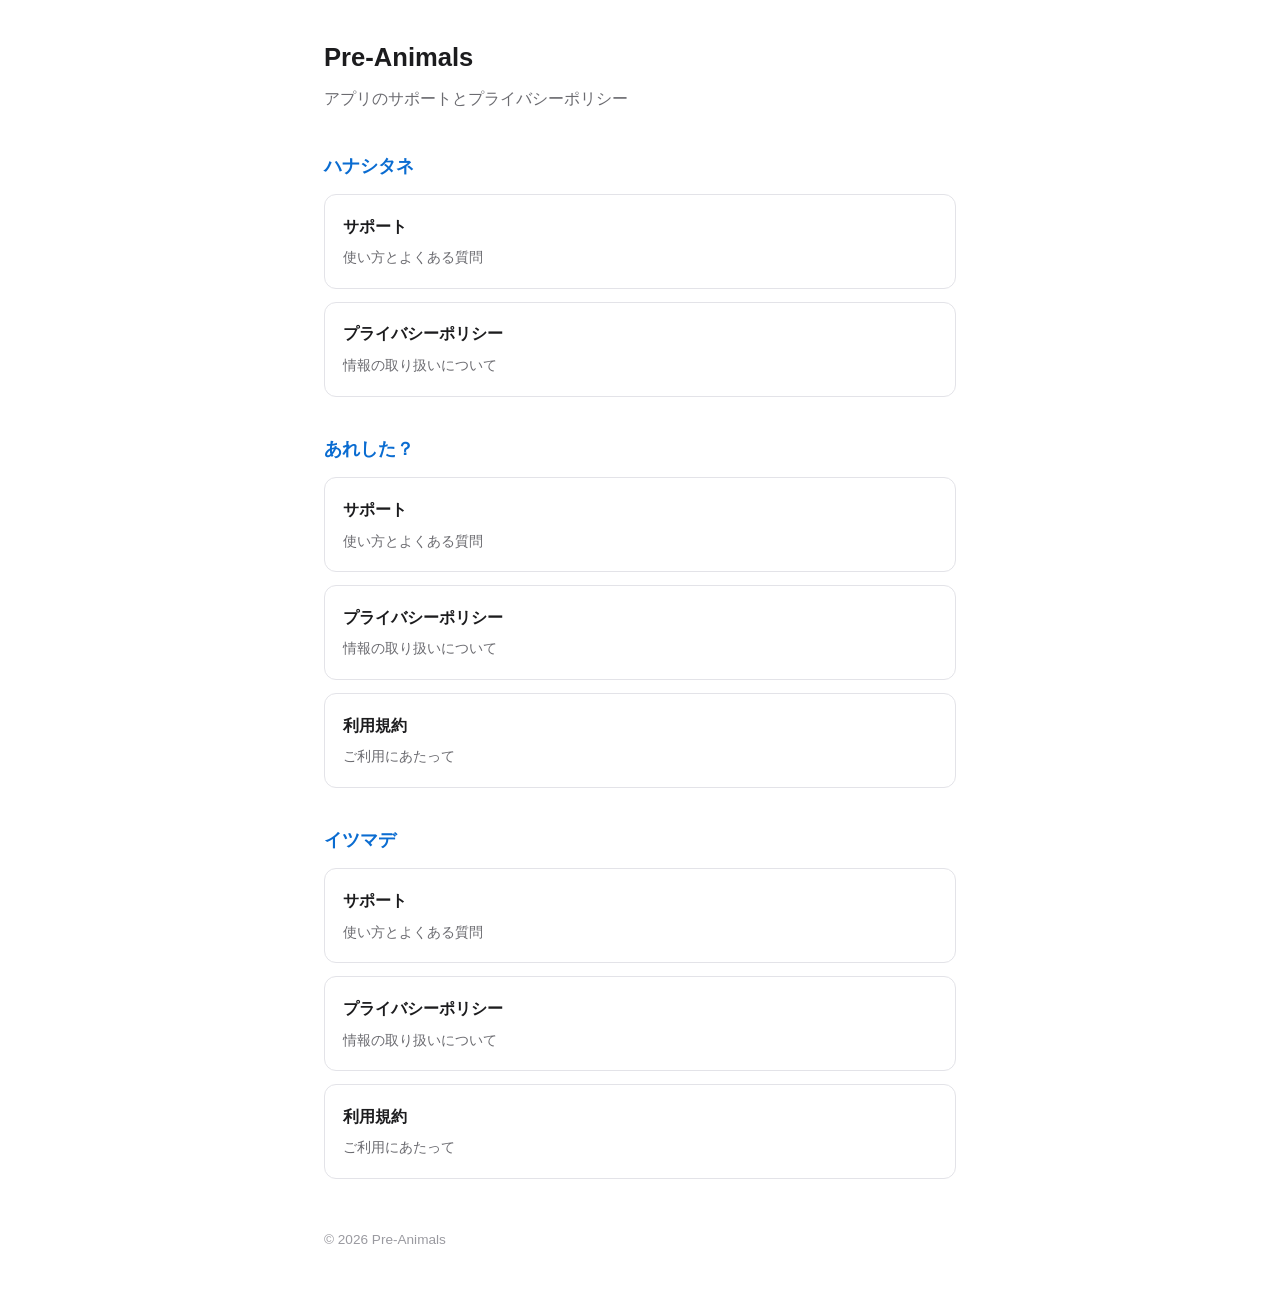
<file: index.html>
<!doctype html>
<html lang="ja">
<head>
<meta charset="utf-8">
<meta name="viewport" content="width=device-width, initial-scale=1">
<title>Pre-Animals</title>
<link rel="stylesheet" href="assets/styles.css">
</head>
<body>
  <main class="wrap">
    <h1>Pre-Animals</h1>
    <p class="subtitle">アプリのサポートとプライバシーポリシー</p>

    <h2 class="appname"><a href="hanashitane/">ハナシタネ</a></h2>
    <nav class="cards">
      <a href="hanashitane/support/">サポート<span>使い方とよくある質問</span></a>
      <a href="hanashitane/privacy/">プライバシーポリシー<span>情報の取り扱いについて</span></a>
    </nav>

    <h2 class="appname"><a href="areshita/">あれした？</a></h2>
    <nav class="cards">
      <a href="areshita/support/">サポート<span>使い方とよくある質問</span></a>
      <a href="areshita/privacy/">プライバシーポリシー<span>情報の取り扱いについて</span></a>
      <a href="areshita/terms/">利用規約<span>ご利用にあたって</span></a>
    </nav>

    <h2 class="appname"><a href="itsumade/">イツマデ</a></h2>
    <nav class="cards">
      <a href="itsumade/support/">サポート<span>使い方とよくある質問</span></a>
      <a href="itsumade/privacy/">プライバシーポリシー<span>情報の取り扱いについて</span></a>
      <a href="itsumade/terms/">利用規約<span>ご利用にあたって</span></a>
    </nav>

    <!-- 今後のアプリのページも areshita/ と同じ形で追加できます。
         イツマデのページだけはアプリ本体のリポジトリで生成しているため、
         共通の assets/styles.css を読まず、配色を自前で持っています。
         更新は itsumade 側で `npm run build:web` を実行し、
         生成された web/ をこの itsumade/ に上書きコピーします。 -->

    <footer class="site">© 2026 Pre-Animals</footer>
  </main>
</body>
</html>
</file>
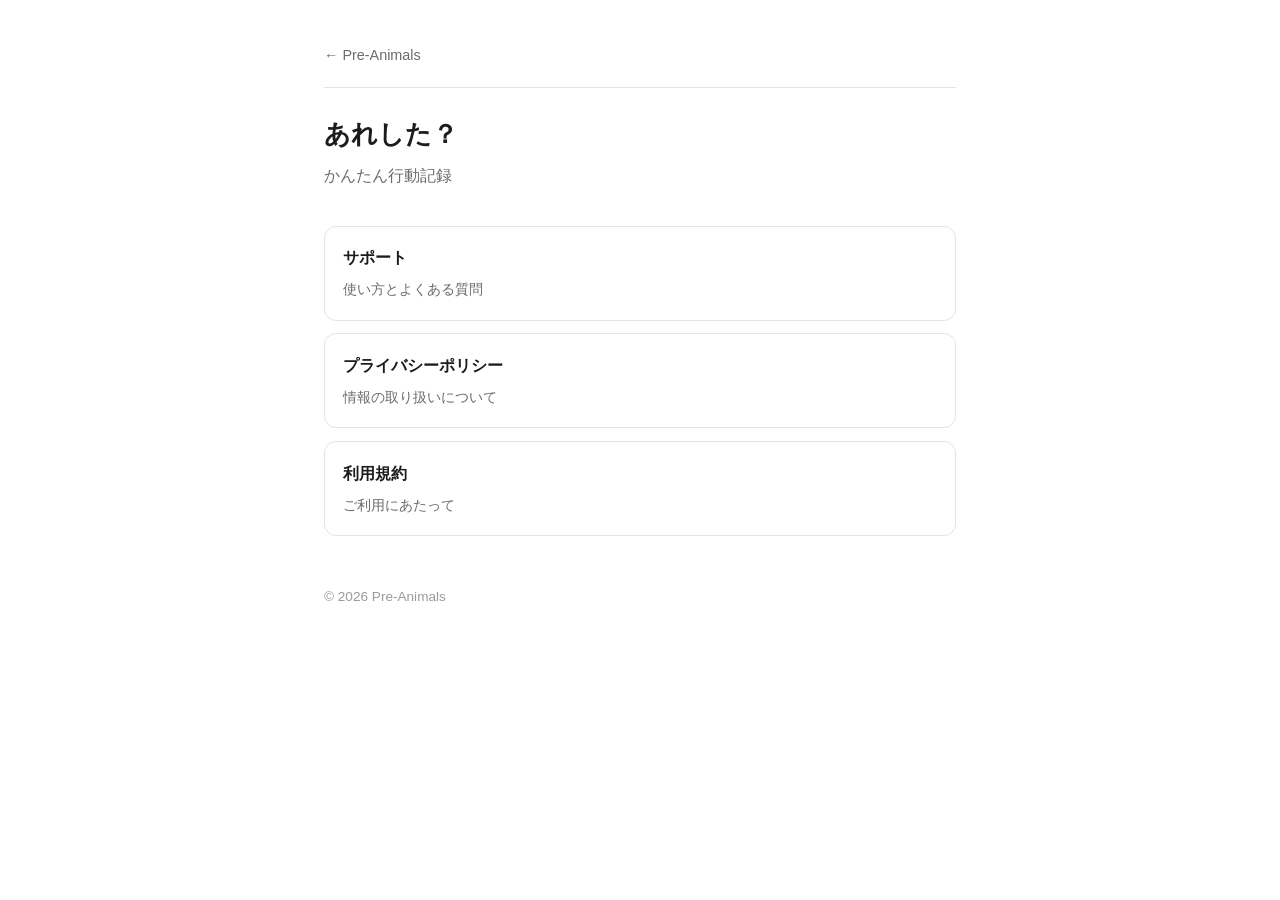
<file: areshita/index.html>
<!doctype html>
<html lang="ja">
<head>
<meta charset="utf-8">
<meta name="viewport" content="width=device-width, initial-scale=1">
<title>あれした？</title>
<link rel="stylesheet" href="../assets/styles.css">
</head>
<body>
  <main class="wrap">
    <header class="site"><a href="../">← Pre-Animals</a></header>

    <h1>あれした？</h1>
    <p class="subtitle">かんたん行動記録</p>

    <nav class="cards">
      <a href="support/">サポート<span>使い方とよくある質問</span></a>
      <a href="privacy/">プライバシーポリシー<span>情報の取り扱いについて</span></a>
      <a href="terms/">利用規約<span>ご利用にあたって</span></a>
    </nav>

    <footer class="site">© 2026 Pre-Animals</footer>
  </main>
</body>
</html>
</file>
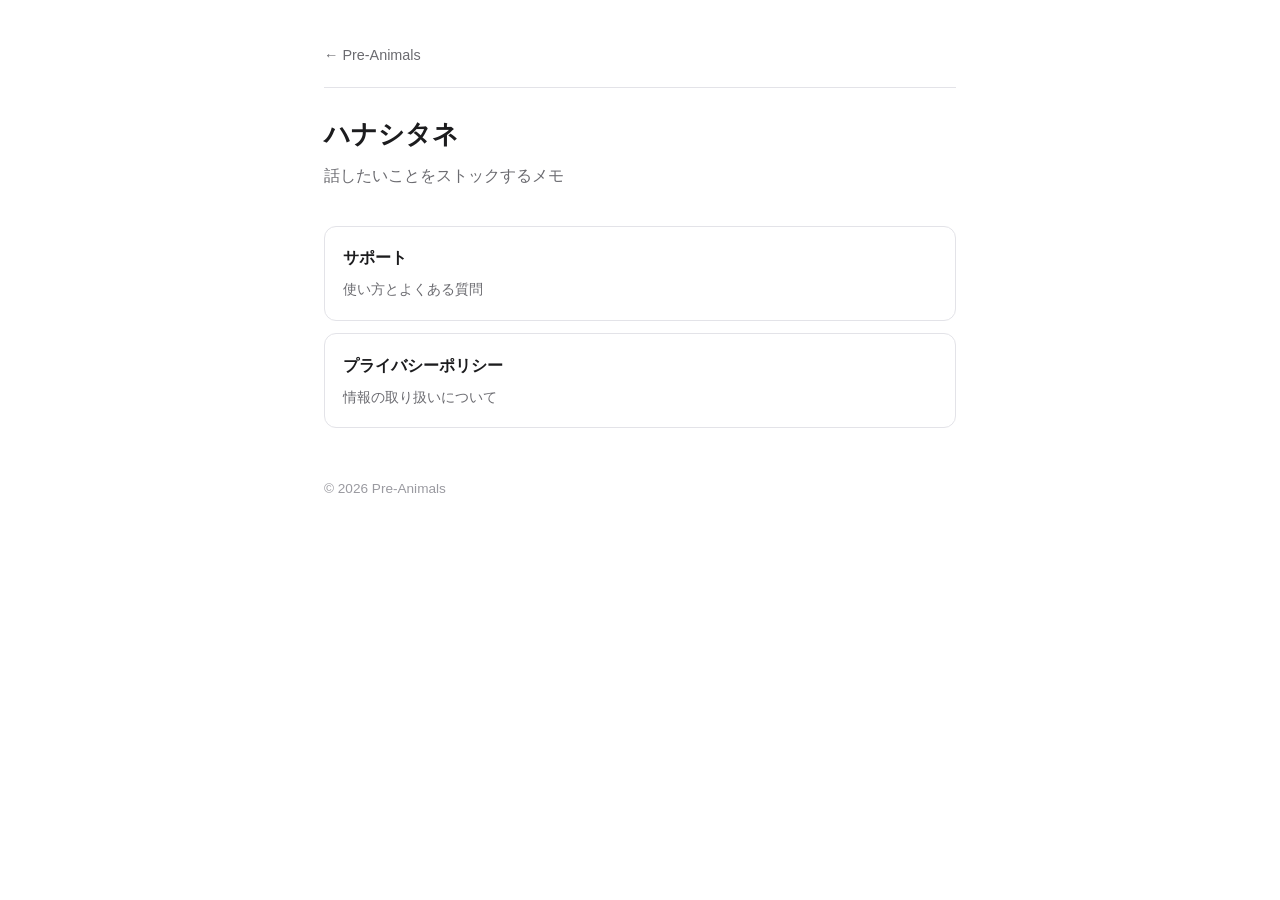
<file: hanashitane/index.html>
<!doctype html>
<html lang="ja">
<head>
<meta charset="utf-8">
<meta name="viewport" content="width=device-width, initial-scale=1">
<title>ハナシタネ</title>
<link rel="stylesheet" href="../assets/styles.css">
</head>
<body>
  <main class="wrap">
    <header class="site"><a href="../">← Pre-Animals</a></header>

    <h1>ハナシタネ</h1>
    <p class="subtitle">話したいことをストックするメモ</p>

    <nav class="cards">
      <a href="support/">サポート<span>使い方とよくある質問</span></a>
      <a href="privacy/">プライバシーポリシー<span>情報の取り扱いについて</span></a>
    </nav>

    <footer class="site">© 2026 Pre-Animals</footer>
  </main>
</body>
</html>
</file>
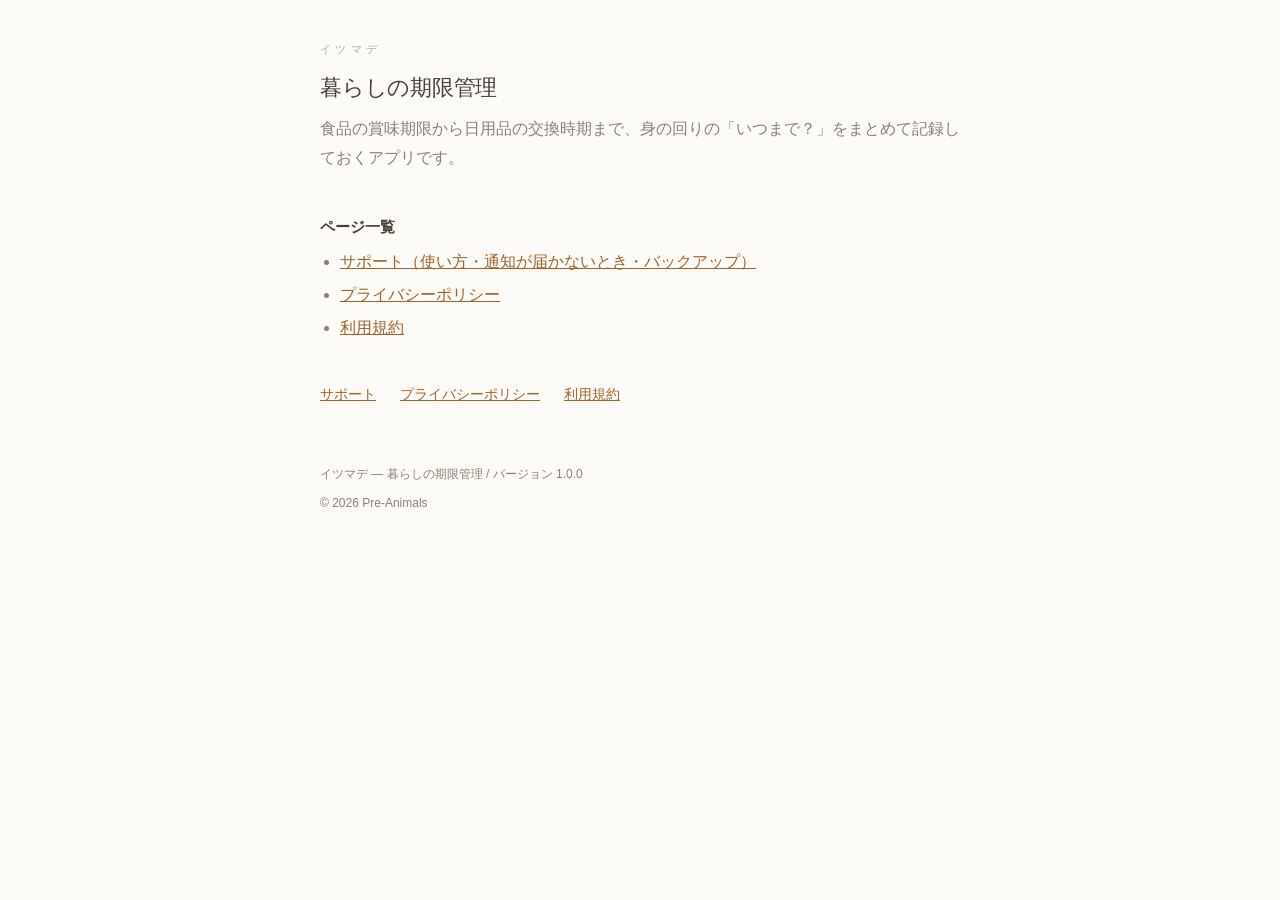
<file: itsumade/index.html>
<!doctype html>
<html lang="ja">
<head>
<meta charset="utf-8">
<meta name="viewport" content="width=device-width, initial-scale=1">
<title>暮らしの期限管理 — イツマデ</title>
<meta name="description" content="イツマデ（暮らしの期限管理）の暮らしの期限管理">
<meta name="robots" content="index,follow">
<style>
:root {
  --bg: #fdfbf7; --surface: #ffffff; --border: #ebe4d8;
  --text: #4a4038; --muted: #8b8177; --faint: #b3aaa0; --accent: #a4622a;
}
* { box-sizing: border-box; }
body {
  margin: 0; padding: 0 1.25rem 4rem;
  background: var(--bg); color: var(--text);
  font-family: -apple-system, BlinkMacSystemFont, 'Hiragino Kaku Gothic ProN',
    'Hiragino Sans', 'Noto Sans JP', 'Yu Gothic', sans-serif;
  font-size: 16px; line-height: 1.8;
  -webkit-text-size-adjust: 100%;
}
main { max-width: 40rem; margin: 0 auto; }
header { padding: 2.5rem 0 0; }
.eyebrow { font-size: 0.6875rem; letter-spacing: 0.4em; color: var(--faint); margin: 0; }
h1 { font-size: 1.375rem; font-weight: 400; letter-spacing: -0.01em; margin: 0.5rem 0 0; }
.lede { color: var(--muted); margin: 0.5rem 0 0; }
.updated { font-size: 0.75rem; color: var(--faint); margin: 1.5rem 0 0; }
h2 { font-size: 0.9375rem; font-weight: 600; margin: 2.5rem 0 0; }
h3 { font-size: 0.875rem; font-weight: 600; margin: 1.75rem 0 0; }
p { color: var(--muted); margin: 0.5rem 0 0; }
ul, ol { color: var(--muted); margin: 0.5rem 0 0; padding-left: 1.25rem; }
li { margin: 0.25rem 0; }
a { color: var(--accent); }
.note {
  background: var(--surface); border: 1px solid var(--border);
  border-radius: 14px; padding: 0.875rem 1rem; margin: 1rem 0 0;
  font-size: 0.875rem; color: var(--muted);
}
nav.links { margin: 2.5rem 0 0; font-size: 0.875rem; }
nav.links a { margin-right: 1.25rem; }
footer { margin: 3.5rem 0 0; font-size: 0.75rem; color: var(--faint); }
@media (prefers-color-scheme: dark) {
  :root {
    --bg: #1d1a17; --surface: #272320; --border: #3a342e;
    --text: #f0e9df; --muted: #b0a698; --faint: #7d746a; --accent: #f0bb8a;
  }
}
</style>
</head>
<body>
<main>
  <header>
    <p class="eyebrow">イツマデ</p>
    <h1>暮らしの期限管理</h1>
    <p class="lede">食品の賞味期限から日用品の交換時期まで、身の回りの「いつまで？」をまとめて記録しておくアプリです。</p>
    
  </header>

  <section>
    <h2>ページ一覧</h2>
    <ul>
      <li><a href="support/">サポート（使い方・通知が届かないとき・バックアップ）</a></li>
      <li><a href="privacy/">プライバシーポリシー</a></li>
      <li><a href="terms/">利用規約</a></li>
    </ul>
  </section>

  <nav class="links">
        <a href="support/">サポート</a>
        <a href="privacy/">プライバシーポリシー</a>
        <a href="terms/">利用規約</a>
  </nav>

  <footer>
    <p>イツマデ — 暮らしの期限管理 / バージョン 1.0.0</p>
    
    <p>© 2026 Pre-Animals</p>
  </footer>
</main>
</body>
</html>
</file>
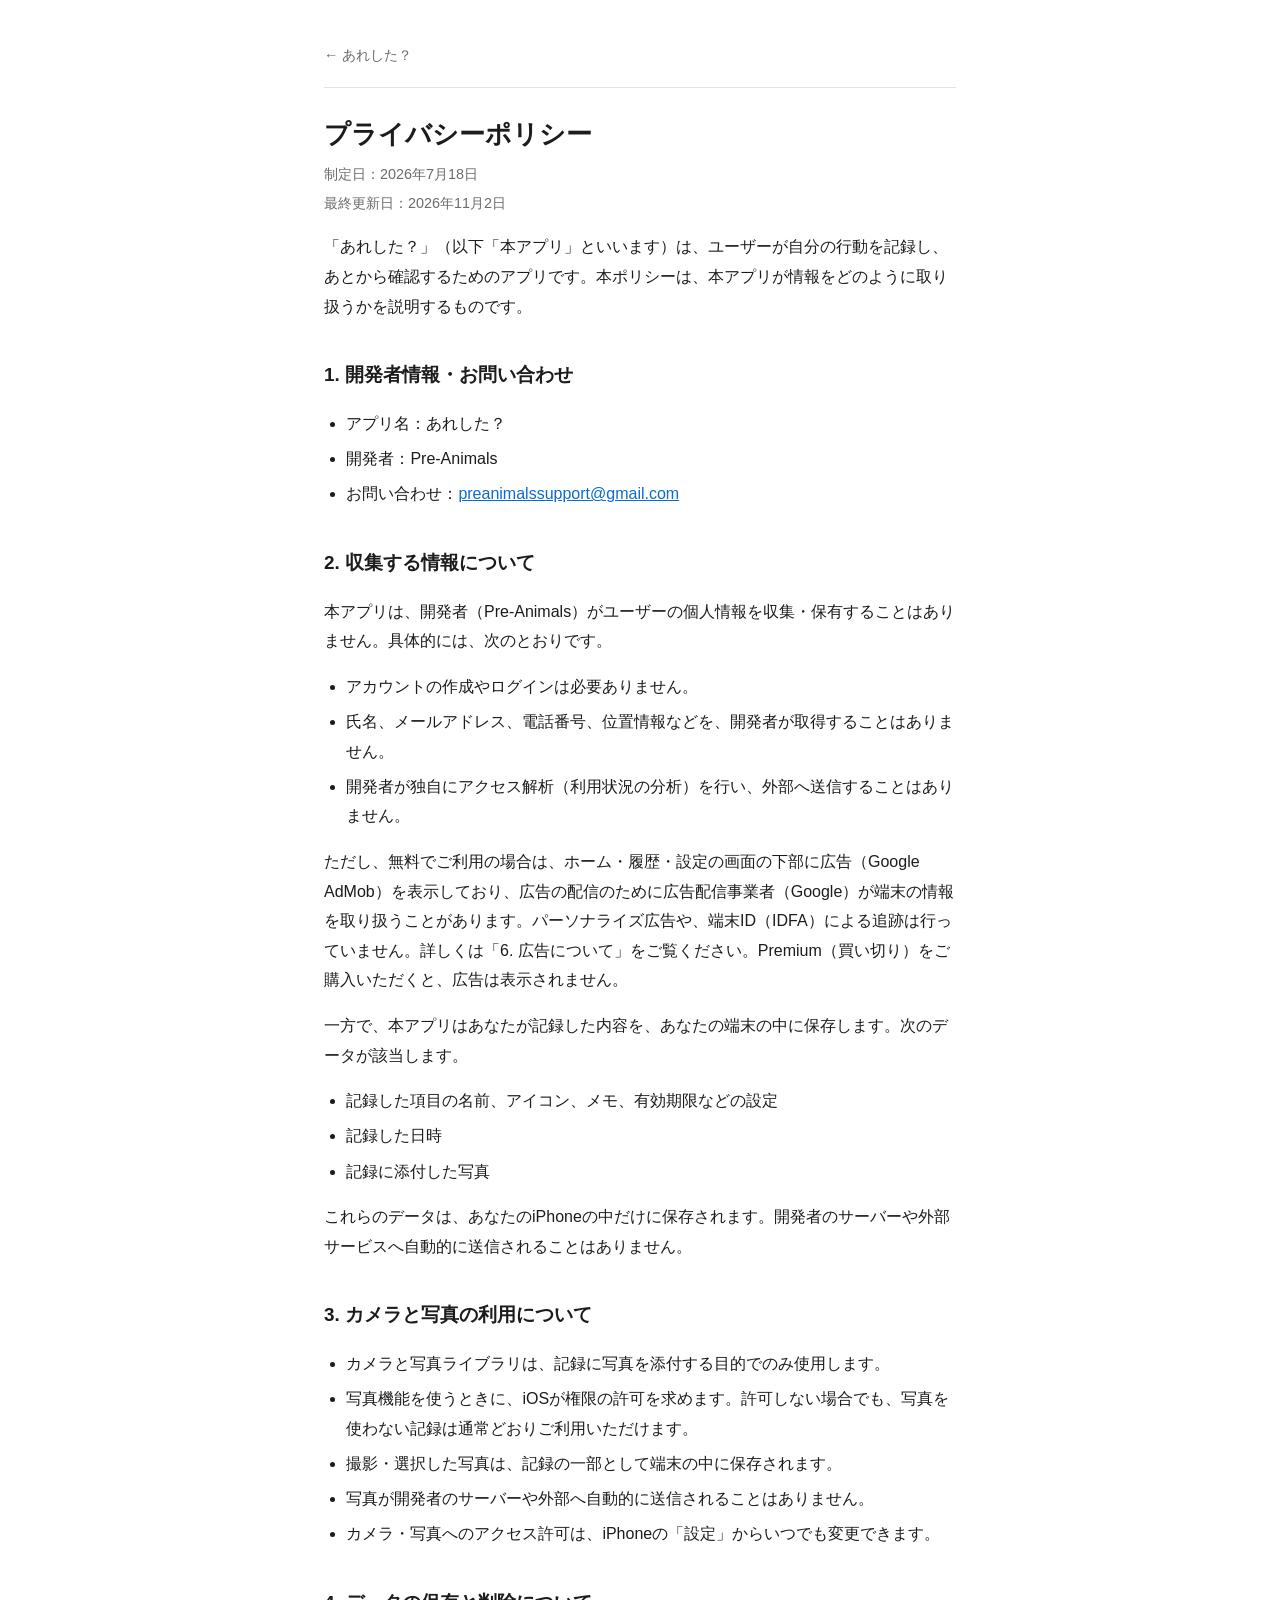
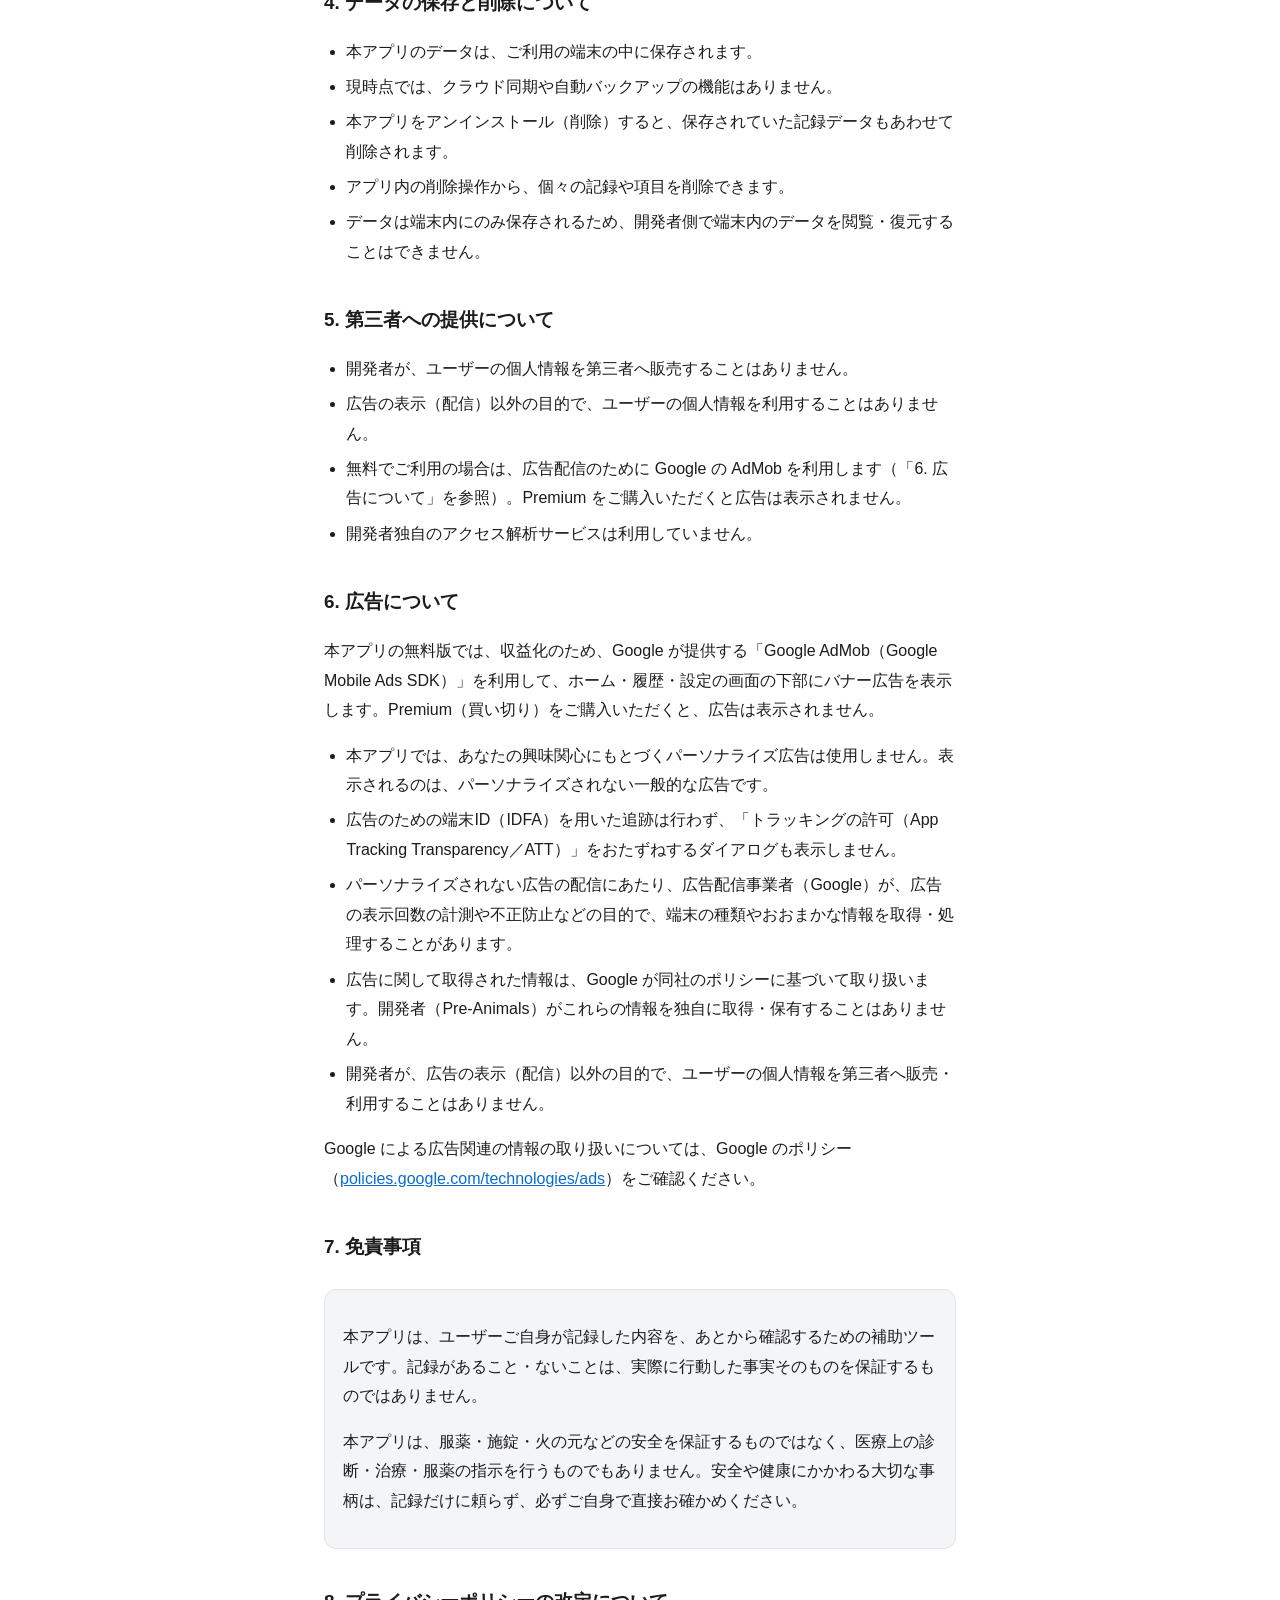
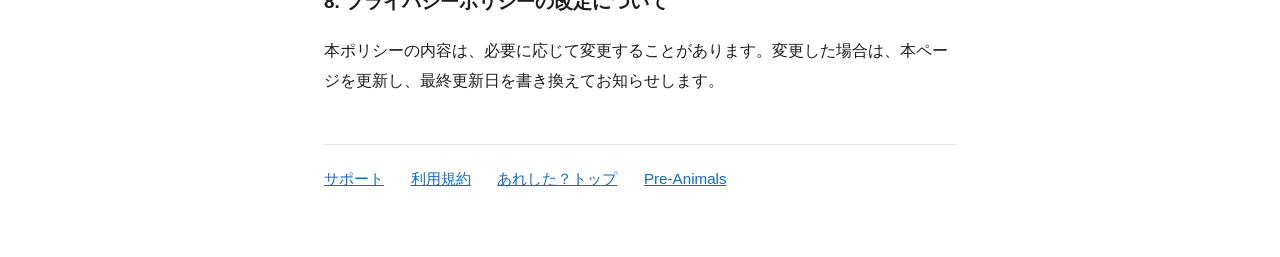
<file: areshita/privacy/index.html>
<!doctype html>
<html lang="ja">
<head>
<meta charset="utf-8">
<meta name="viewport" content="width=device-width, initial-scale=1">
<title>プライバシーポリシー｜あれした？</title>
<link rel="stylesheet" href="../../assets/styles.css">
</head>
<body>
  <main class="wrap">
    <header class="site"><a href="../">← あれした？</a></header>

    <h1>プライバシーポリシー</h1>
    <p class="meta">制定日：2026年7月18日</p>
    <p class="meta">最終更新日：2026年11月2日</p>

    <p>「あれした？」（以下「本アプリ」といいます）は、ユーザーが自分の行動を記録し、あとから確認するためのアプリです。本ポリシーは、本アプリが情報をどのように取り扱うかを説明するものです。</p>

    <h2>1. 開発者情報・お問い合わせ</h2>
    <ul>
      <li>アプリ名：あれした？</li>
      <li>開発者：Pre-Animals</li>
      <li>お問い合わせ：<a href="mailto:preanimalssupport@gmail.com">preanimalssupport@gmail.com</a></li>
    </ul>

    <h2>2. 収集する情報について</h2>
    <p>本アプリは、開発者（Pre-Animals）がユーザーの個人情報を収集・保有することはありません。具体的には、次のとおりです。</p>
    <ul>
      <li>アカウントの作成やログインは必要ありません。</li>
      <li>氏名、メールアドレス、電話番号、位置情報などを、開発者が取得することはありません。</li>
      <li>開発者が独自にアクセス解析（利用状況の分析）を行い、外部へ送信することはありません。</li>
    </ul>
    <p>ただし、無料でご利用の場合は、ホーム・履歴・設定の画面の下部に広告（Google AdMob）を表示しており、広告の配信のために広告配信事業者（Google）が端末の情報を取り扱うことがあります。パーソナライズ広告や、端末ID（IDFA）による追跡は行っていません。詳しくは「6. 広告について」をご覧ください。Premium（買い切り）をご購入いただくと、広告は表示されません。</p>
    <p>一方で、本アプリはあなたが記録した内容を、あなたの端末の中に保存します。次のデータが該当します。</p>
    <ul>
      <li>記録した項目の名前、アイコン、メモ、有効期限などの設定</li>
      <li>記録した日時</li>
      <li>記録に添付した写真</li>
    </ul>
    <p>これらのデータは、あなたのiPhoneの中だけに保存されます。開発者のサーバーや外部サービスへ自動的に送信されることはありません。</p>

    <h2>3. カメラと写真の利用について</h2>
    <ul>
      <li>カメラと写真ライブラリは、記録に写真を添付する目的でのみ使用します。</li>
      <li>写真機能を使うときに、iOSが権限の許可を求めます。許可しない場合でも、写真を使わない記録は通常どおりご利用いただけます。</li>
      <li>撮影・選択した写真は、記録の一部として端末の中に保存されます。</li>
      <li>写真が開発者のサーバーや外部へ自動的に送信されることはありません。</li>
      <li>カメラ・写真へのアクセス許可は、iPhoneの「設定」からいつでも変更できます。</li>
    </ul>

    <h2>4. データの保存と削除について</h2>
    <ul>
      <li>本アプリのデータは、ご利用の端末の中に保存されます。</li>
      <li>現時点では、クラウド同期や自動バックアップの機能はありません。</li>
      <li>本アプリをアンインストール（削除）すると、保存されていた記録データもあわせて削除されます。</li>
      <li>アプリ内の削除操作から、個々の記録や項目を削除できます。</li>
      <li>データは端末内にのみ保存されるため、開発者側で端末内のデータを閲覧・復元することはできません。</li>
    </ul>

    <h2>5. 第三者への提供について</h2>
    <ul>
      <li>開発者が、ユーザーの個人情報を第三者へ販売することはありません。</li>
      <li>広告の表示（配信）以外の目的で、ユーザーの個人情報を利用することはありません。</li>
      <li>無料でご利用の場合は、広告配信のために Google の AdMob を利用します（「6. 広告について」を参照）。Premium をご購入いただくと広告は表示されません。</li>
      <li>開発者独自のアクセス解析サービスは利用していません。</li>
    </ul>

    <h2>6. 広告について</h2>
    <p>本アプリの無料版では、収益化のため、Google が提供する「Google AdMob（Google Mobile Ads SDK）」を利用して、ホーム・履歴・設定の画面の下部にバナー広告を表示します。Premium（買い切り）をご購入いただくと、広告は表示されません。</p>
    <ul>
      <li>本アプリでは、あなたの興味関心にもとづくパーソナライズ広告は使用しません。表示されるのは、パーソナライズされない一般的な広告です。</li>
      <li>広告のための端末ID（IDFA）を用いた追跡は行わず、「トラッキングの許可（App Tracking Transparency／ATT）」をおたずねするダイアログも表示しません。</li>
      <li>パーソナライズされない広告の配信にあたり、広告配信事業者（Google）が、広告の表示回数の計測や不正防止などの目的で、端末の種類やおおまかな情報を取得・処理することがあります。</li>
      <li>広告に関して取得された情報は、Google が同社のポリシーに基づいて取り扱います。開発者（Pre-Animals）がこれらの情報を独自に取得・保有することはありません。</li>
      <li>開発者が、広告の表示（配信）以外の目的で、ユーザーの個人情報を第三者へ販売・利用することはありません。</li>
    </ul>
    <p>Google による広告関連の情報の取り扱いについては、Google のポリシー（<a href="https://policies.google.com/technologies/ads">policies.google.com/technologies/ads</a>）をご確認ください。</p>

    <h2>7. 免責事項</h2>
    <div class="note">
      <p>本アプリは、ユーザーご自身が記録した内容を、あとから確認するための補助ツールです。記録があること・ないことは、実際に行動した事実そのものを保証するものではありません。</p>
      <p>本アプリは、服薬・施錠・火の元などの安全を保証するものではなく、医療上の診断・治療・服薬の指示を行うものでもありません。安全や健康にかかわる大切な事柄は、記録だけに頼らず、必ずご自身で直接お確かめください。</p>
    </div>

    <h2>8. プライバシーポリシーの改定について</h2>
    <p>本ポリシーの内容は、必要に応じて変更することがあります。変更した場合は、本ページを更新し、最終更新日を書き換えてお知らせします。</p>

    <nav class="backlinks">
      <a href="../support/">サポート</a>
      <a href="../terms/">利用規約</a>
      <a href="../">あれした？トップ</a>
      <a href="../../">Pre-Animals</a>
    </nav>
  </main>
</body>
</html>
</file>
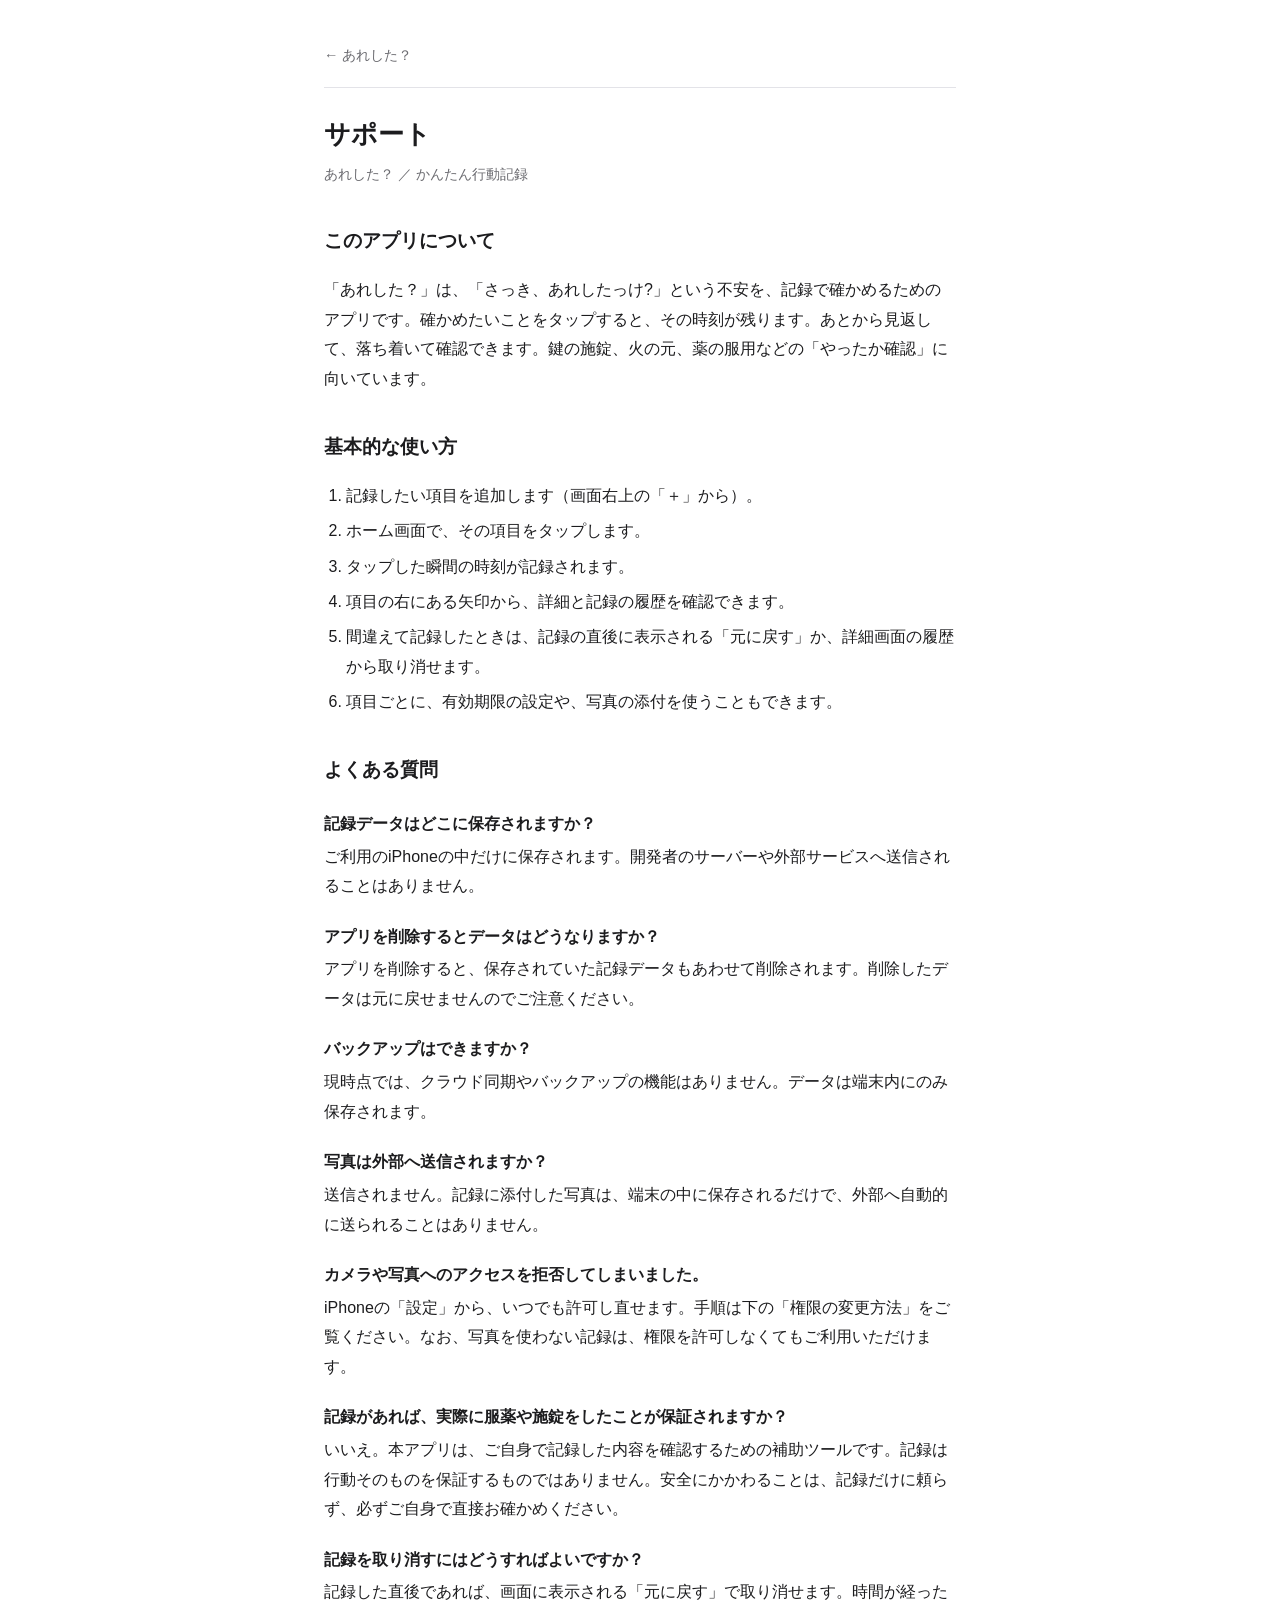
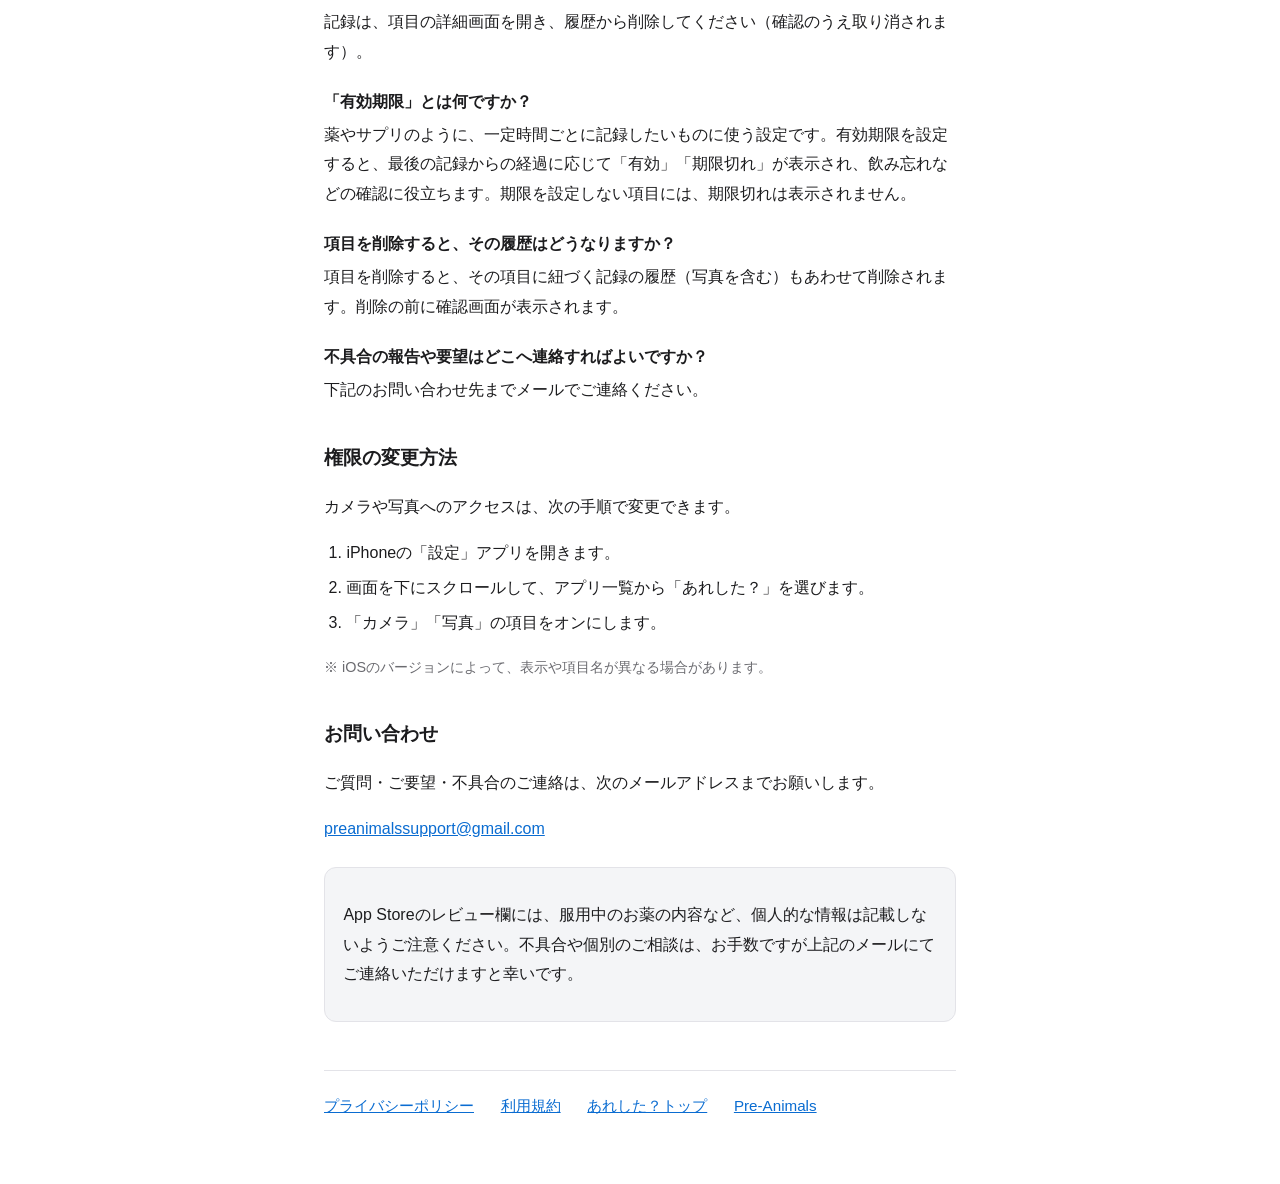
<file: areshita/support/index.html>
<!doctype html>
<html lang="ja">
<head>
<meta charset="utf-8">
<meta name="viewport" content="width=device-width, initial-scale=1">
<title>サポート｜あれした？</title>
<link rel="stylesheet" href="../../assets/styles.css">
</head>
<body>
  <main class="wrap">
    <header class="site"><a href="../">← あれした？</a></header>

    <h1>サポート</h1>
    <p class="meta">あれした？ ／ かんたん行動記録</p>

    <h2>このアプリについて</h2>
    <p>「あれした？」は、「さっき、あれしたっけ?」という不安を、記録で確かめるためのアプリです。確かめたいことをタップすると、その時刻が残ります。あとから見返して、落ち着いて確認できます。鍵の施錠、火の元、薬の服用などの「やったか確認」に向いています。</p>

    <h2>基本的な使い方</h2>
    <ol>
      <li>記録したい項目を追加します（画面右上の「＋」から）。</li>
      <li>ホーム画面で、その項目をタップします。</li>
      <li>タップした瞬間の時刻が記録されます。</li>
      <li>項目の右にある矢印から、詳細と記録の履歴を確認できます。</li>
      <li>間違えて記録したときは、記録の直後に表示される「元に戻す」か、詳細画面の履歴から取り消せます。</li>
      <li>項目ごとに、有効期限の設定や、写真の添付を使うこともできます。</li>
    </ol>

    <h2>よくある質問</h2>

    <div class="qa">
      <p class="q">記録データはどこに保存されますか？</p>
      <p class="a">ご利用のiPhoneの中だけに保存されます。開発者のサーバーや外部サービスへ送信されることはありません。</p>
    </div>
    <div class="qa">
      <p class="q">アプリを削除するとデータはどうなりますか？</p>
      <p class="a">アプリを削除すると、保存されていた記録データもあわせて削除されます。削除したデータは元に戻せませんのでご注意ください。</p>
    </div>
    <div class="qa">
      <p class="q">バックアップはできますか？</p>
      <p class="a">現時点では、クラウド同期やバックアップの機能はありません。データは端末内にのみ保存されます。</p>
    </div>
    <div class="qa">
      <p class="q">写真は外部へ送信されますか？</p>
      <p class="a">送信されません。記録に添付した写真は、端末の中に保存されるだけで、外部へ自動的に送られることはありません。</p>
    </div>
    <div class="qa">
      <p class="q">カメラや写真へのアクセスを拒否してしまいました。</p>
      <p class="a">iPhoneの「設定」から、いつでも許可し直せます。手順は下の「権限の変更方法」をご覧ください。なお、写真を使わない記録は、権限を許可しなくてもご利用いただけます。</p>
    </div>
    <div class="qa">
      <p class="q">記録があれば、実際に服薬や施錠をしたことが保証されますか？</p>
      <p class="a">いいえ。本アプリは、ご自身で記録した内容を確認するための補助ツールです。記録は行動そのものを保証するものではありません。安全にかかわることは、記録だけに頼らず、必ずご自身で直接お確かめください。</p>
    </div>
    <div class="qa">
      <p class="q">記録を取り消すにはどうすればよいですか？</p>
      <p class="a">記録した直後であれば、画面に表示される「元に戻す」で取り消せます。時間が経った記録は、項目の詳細画面を開き、履歴から削除してください（確認のうえ取り消されます）。</p>
    </div>
    <div class="qa">
      <p class="q">「有効期限」とは何ですか？</p>
      <p class="a">薬やサプリのように、一定時間ごとに記録したいものに使う設定です。有効期限を設定すると、最後の記録からの経過に応じて「有効」「期限切れ」が表示され、飲み忘れなどの確認に役立ちます。期限を設定しない項目には、期限切れは表示されません。</p>
    </div>
    <div class="qa">
      <p class="q">項目を削除すると、その履歴はどうなりますか？</p>
      <p class="a">項目を削除すると、その項目に紐づく記録の履歴（写真を含む）もあわせて削除されます。削除の前に確認画面が表示されます。</p>
    </div>
    <div class="qa">
      <p class="q">不具合の報告や要望はどこへ連絡すればよいですか？</p>
      <p class="a">下記のお問い合わせ先までメールでご連絡ください。</p>
    </div>

    <h2>権限の変更方法</h2>
    <p>カメラや写真へのアクセスは、次の手順で変更できます。</p>
    <ol>
      <li>iPhoneの「設定」アプリを開きます。</li>
      <li>画面を下にスクロールして、アプリ一覧から「あれした？」を選びます。</li>
      <li>「カメラ」「写真」の項目をオンにします。</li>
    </ol>
    <p class="meta">※ iOSのバージョンによって、表示や項目名が異なる場合があります。</p>

    <h2>お問い合わせ</h2>
    <p>ご質問・ご要望・不具合のご連絡は、次のメールアドレスまでお願いします。</p>
    <p><a href="mailto:preanimalssupport@gmail.com">preanimalssupport@gmail.com</a></p>
    <div class="note">
      <p>App Storeのレビュー欄には、服用中のお薬の内容など、個人的な情報は記載しないようご注意ください。不具合や個別のご相談は、お手数ですが上記のメールにてご連絡いただけますと幸いです。</p>
    </div>

    <nav class="backlinks">
      <a href="../privacy/">プライバシーポリシー</a>
      <a href="../terms/">利用規約</a>
      <a href="../">あれした？トップ</a>
      <a href="../../">Pre-Animals</a>
    </nav>
  </main>
</body>
</html>
</file>
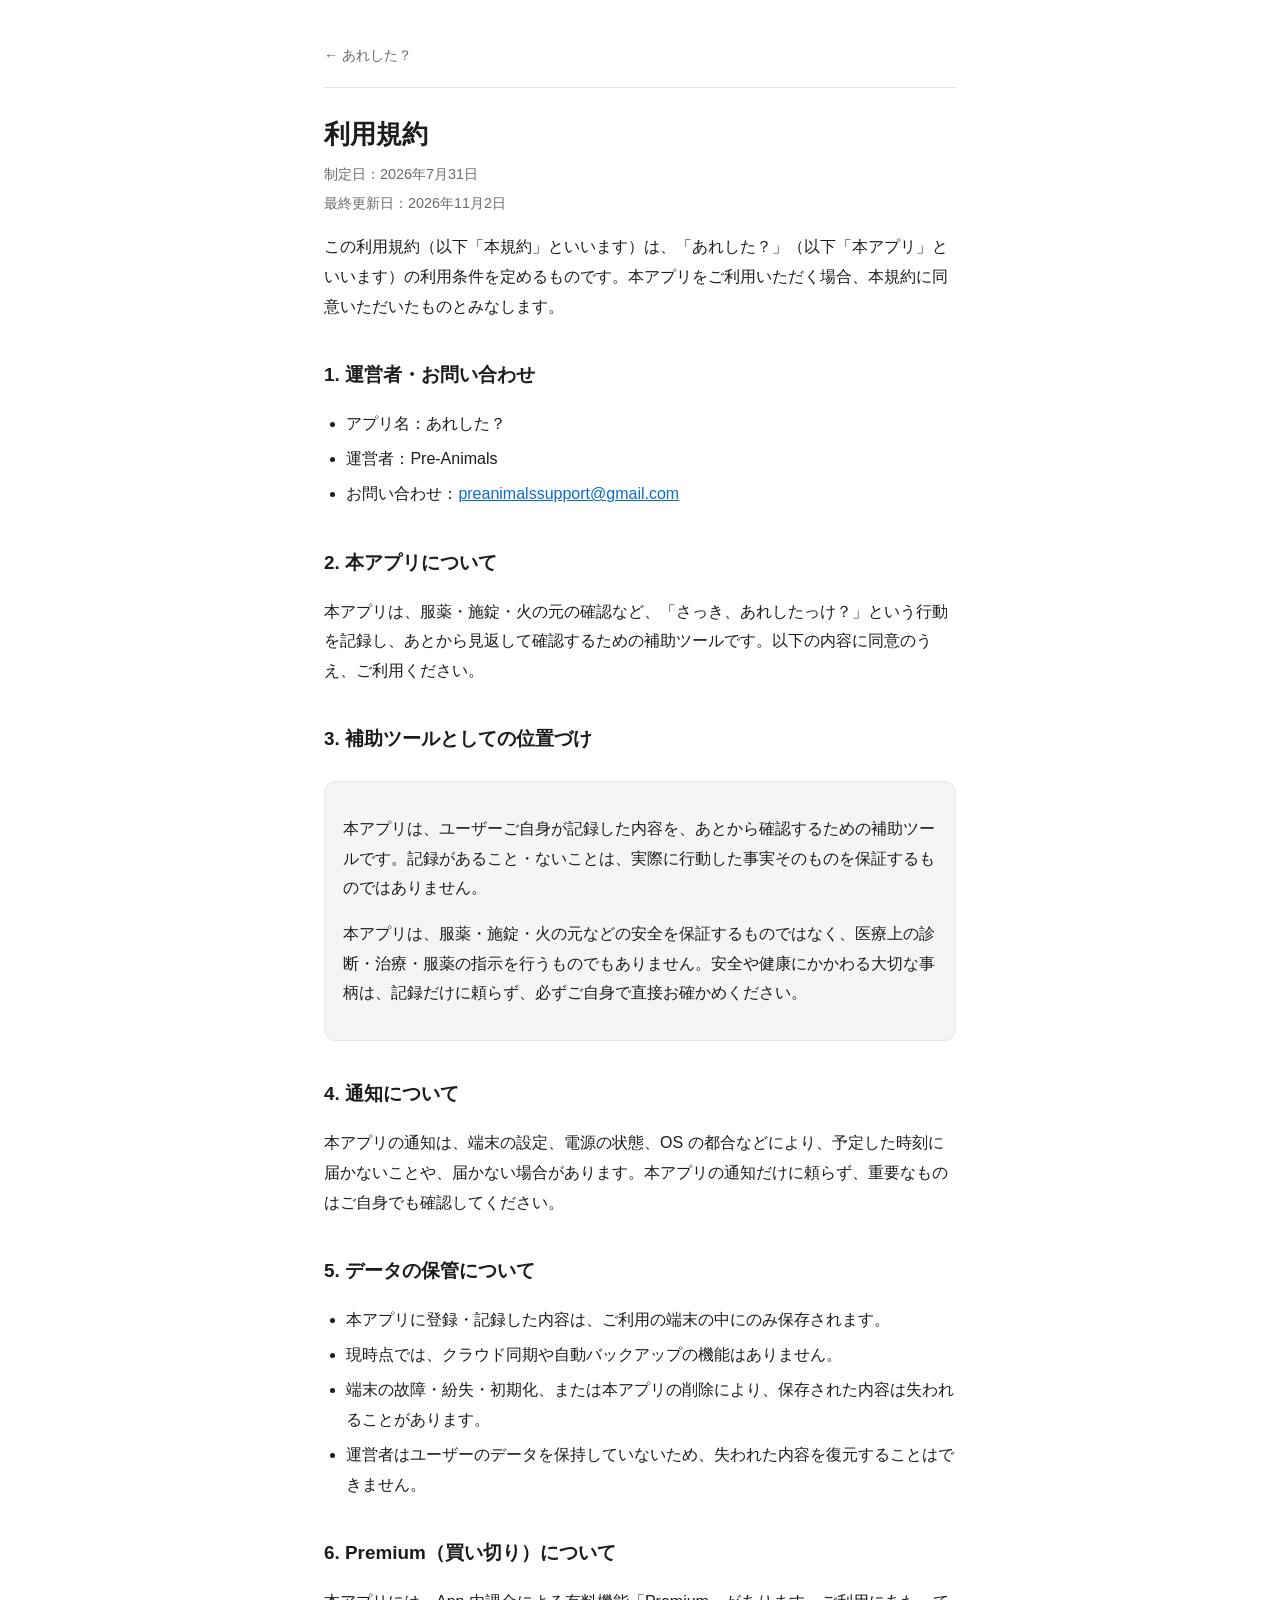
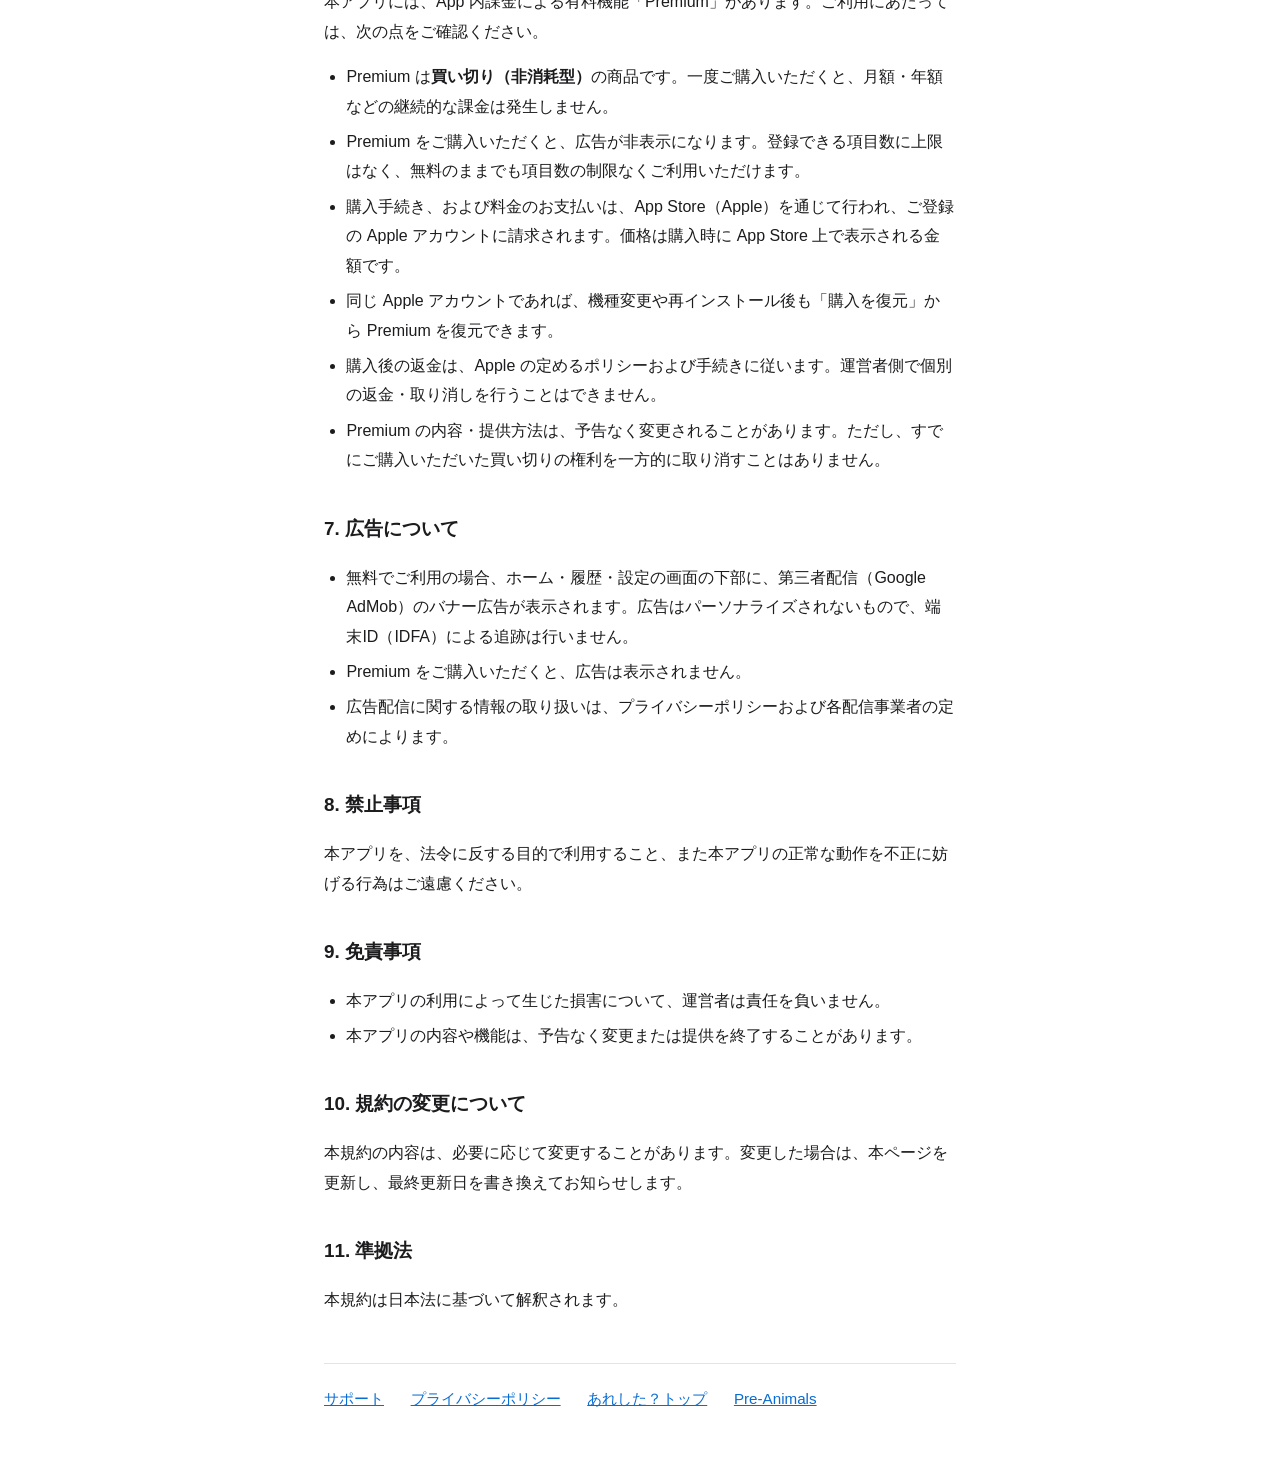
<file: areshita/terms/index.html>
<!doctype html>
<html lang="ja">
<head>
<meta charset="utf-8">
<meta name="viewport" content="width=device-width, initial-scale=1">
<title>利用規約｜あれした？</title>
<link rel="stylesheet" href="../../assets/styles.css">
</head>
<body>
  <main class="wrap">
    <header class="site"><a href="../">← あれした？</a></header>

    <h1>利用規約</h1>
    <p class="meta">制定日：2026年7月31日</p>
    <p class="meta">最終更新日：2026年11月2日</p>

    <p>この利用規約（以下「本規約」といいます）は、「あれした？」（以下「本アプリ」といいます）の利用条件を定めるものです。本アプリをご利用いただく場合、本規約に同意いただいたものとみなします。</p>

    <h2>1. 運営者・お問い合わせ</h2>
    <ul>
      <li>アプリ名：あれした？</li>
      <li>運営者：Pre-Animals</li>
      <li>お問い合わせ：<a href="mailto:preanimalssupport@gmail.com">preanimalssupport@gmail.com</a></li>
    </ul>

    <h2>2. 本アプリについて</h2>
    <p>本アプリは、服薬・施錠・火の元の確認など、「さっき、あれしたっけ？」という行動を記録し、あとから見返して確認するための補助ツールです。以下の内容に同意のうえ、ご利用ください。</p>

    <h2>3. 補助ツールとしての位置づけ</h2>
    <div class="note">
      <p>本アプリは、ユーザーご自身が記録した内容を、あとから確認するための補助ツールです。記録があること・ないことは、実際に行動した事実そのものを保証するものではありません。</p>
      <p>本アプリは、服薬・施錠・火の元などの安全を保証するものではなく、医療上の診断・治療・服薬の指示を行うものでもありません。安全や健康にかかわる大切な事柄は、記録だけに頼らず、必ずご自身で直接お確かめください。</p>
    </div>

    <h2>4. 通知について</h2>
    <p>本アプリの通知は、端末の設定、電源の状態、OS の都合などにより、予定した時刻に届かないことや、届かない場合があります。本アプリの通知だけに頼らず、重要なものはご自身でも確認してください。</p>

    <h2>5. データの保管について</h2>
    <ul>
      <li>本アプリに登録・記録した内容は、ご利用の端末の中にのみ保存されます。</li>
      <li>現時点では、クラウド同期や自動バックアップの機能はありません。</li>
      <li>端末の故障・紛失・初期化、または本アプリの削除により、保存された内容は失われることがあります。</li>
      <li>運営者はユーザーのデータを保持していないため、失われた内容を復元することはできません。</li>
    </ul>

    <h2>6. Premium（買い切り）について</h2>
    <p>本アプリには、App 内課金による有料機能「Premium」があります。ご利用にあたっては、次の点をご確認ください。</p>
    <ul>
      <li>Premium は<strong>買い切り（非消耗型）</strong>の商品です。一度ご購入いただくと、月額・年額などの継続的な課金は発生しません。</li>
      <li>Premium をご購入いただくと、広告が非表示になります。登録できる項目数に上限はなく、無料のままでも項目数の制限なくご利用いただけます。</li>
      <li>購入手続き、および料金のお支払いは、App Store（Apple）を通じて行われ、ご登録の Apple アカウントに請求されます。価格は購入時に App Store 上で表示される金額です。</li>
      <li>同じ Apple アカウントであれば、機種変更や再インストール後も「購入を復元」から Premium を復元できます。</li>
      <li>購入後の返金は、Apple の定めるポリシーおよび手続きに従います。運営者側で個別の返金・取り消しを行うことはできません。</li>
      <li>Premium の内容・提供方法は、予告なく変更されることがあります。ただし、すでにご購入いただいた買い切りの権利を一方的に取り消すことはありません。</li>
    </ul>

    <h2>7. 広告について</h2>
    <ul>
      <li>無料でご利用の場合、ホーム・履歴・設定の画面の下部に、第三者配信（Google AdMob）のバナー広告が表示されます。広告はパーソナライズされないもので、端末ID（IDFA）による追跡は行いません。</li>
      <li>Premium をご購入いただくと、広告は表示されません。</li>
      <li>広告配信に関する情報の取り扱いは、プライバシーポリシーおよび各配信事業者の定めによります。</li>
    </ul>

    <h2>8. 禁止事項</h2>
    <p>本アプリを、法令に反する目的で利用すること、また本アプリの正常な動作を不正に妨げる行為はご遠慮ください。</p>

    <h2>9. 免責事項</h2>
    <ul>
      <li>本アプリの利用によって生じた損害について、運営者は責任を負いません。</li>
      <li>本アプリの内容や機能は、予告なく変更または提供を終了することがあります。</li>
    </ul>

    <h2>10. 規約の変更について</h2>
    <p>本規約の内容は、必要に応じて変更することがあります。変更した場合は、本ページを更新し、最終更新日を書き換えてお知らせします。</p>

    <h2>11. 準拠法</h2>
    <p>本規約は日本法に基づいて解釈されます。</p>

    <nav class="backlinks">
      <a href="../support/">サポート</a>
      <a href="../privacy/">プライバシーポリシー</a>
      <a href="../">あれした？トップ</a>
      <a href="../../">Pre-Animals</a>
    </nav>
  </main>
</body>
</html>
</file>
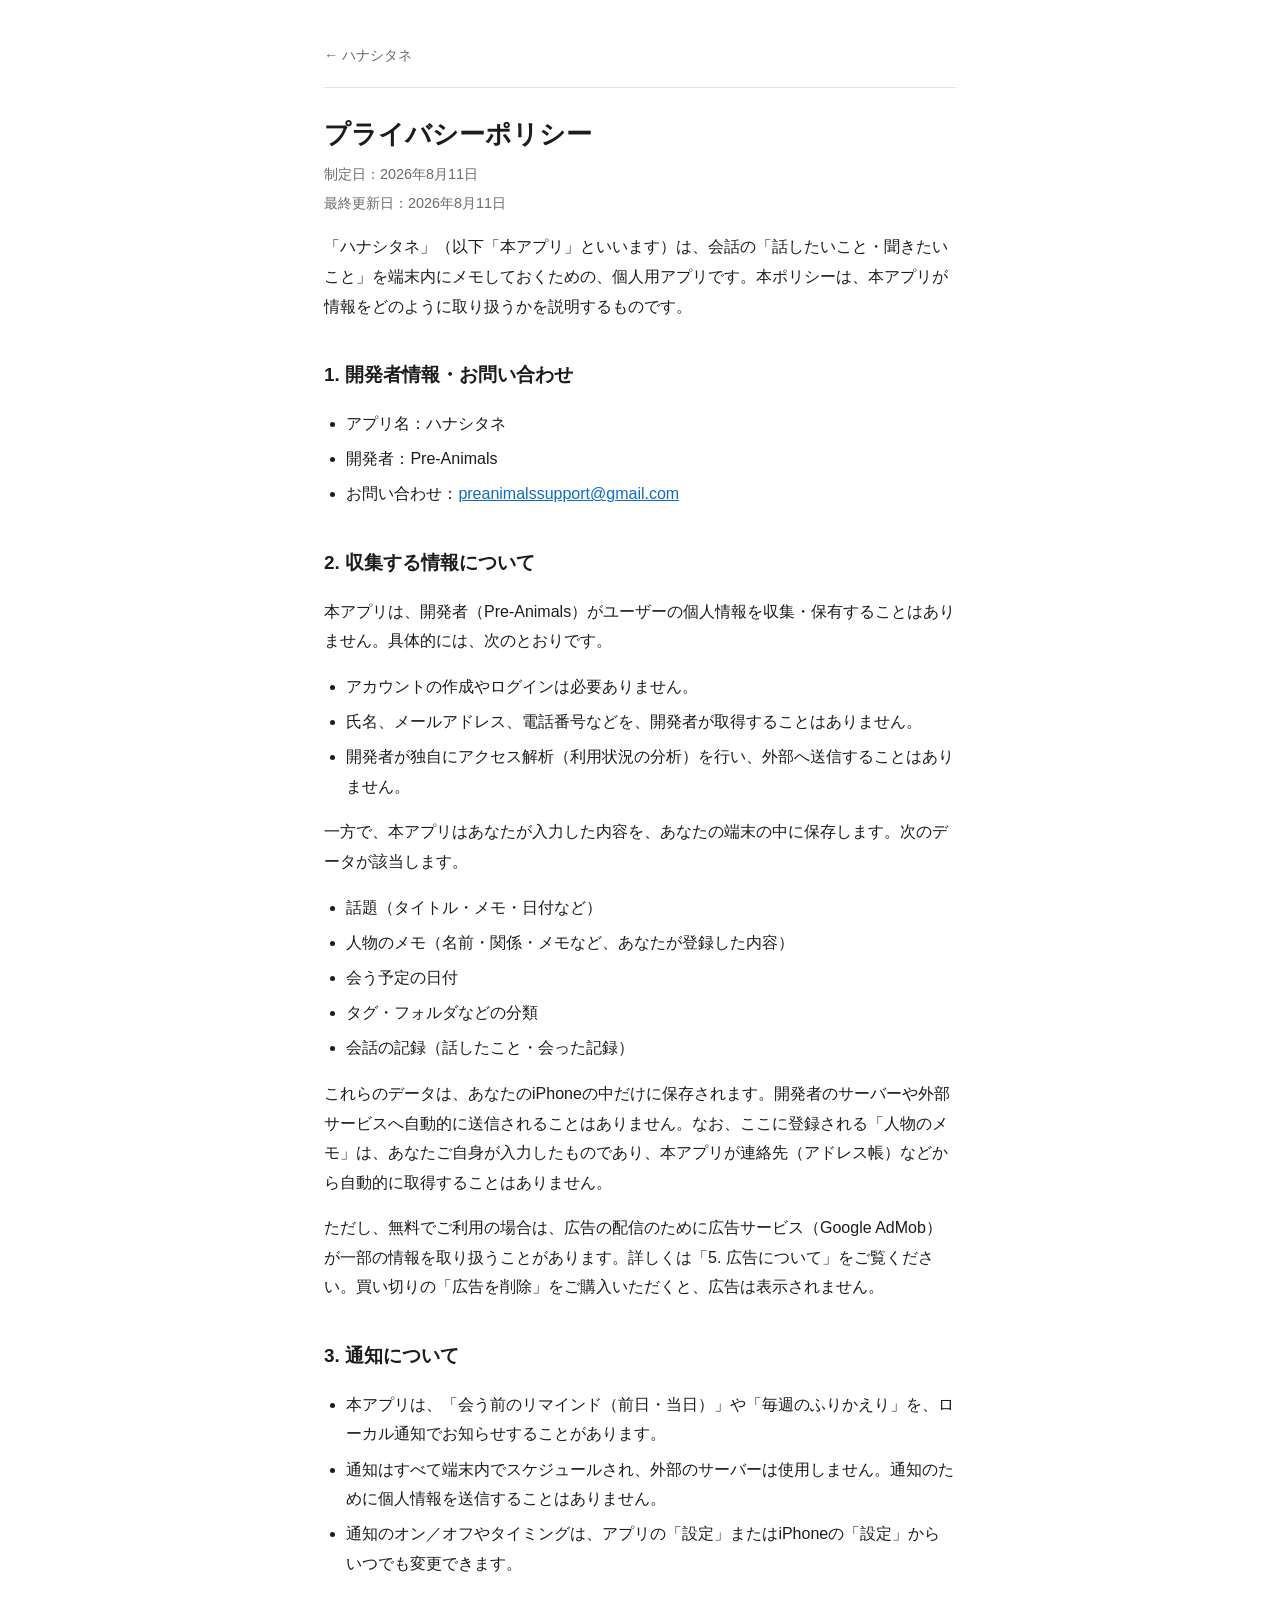
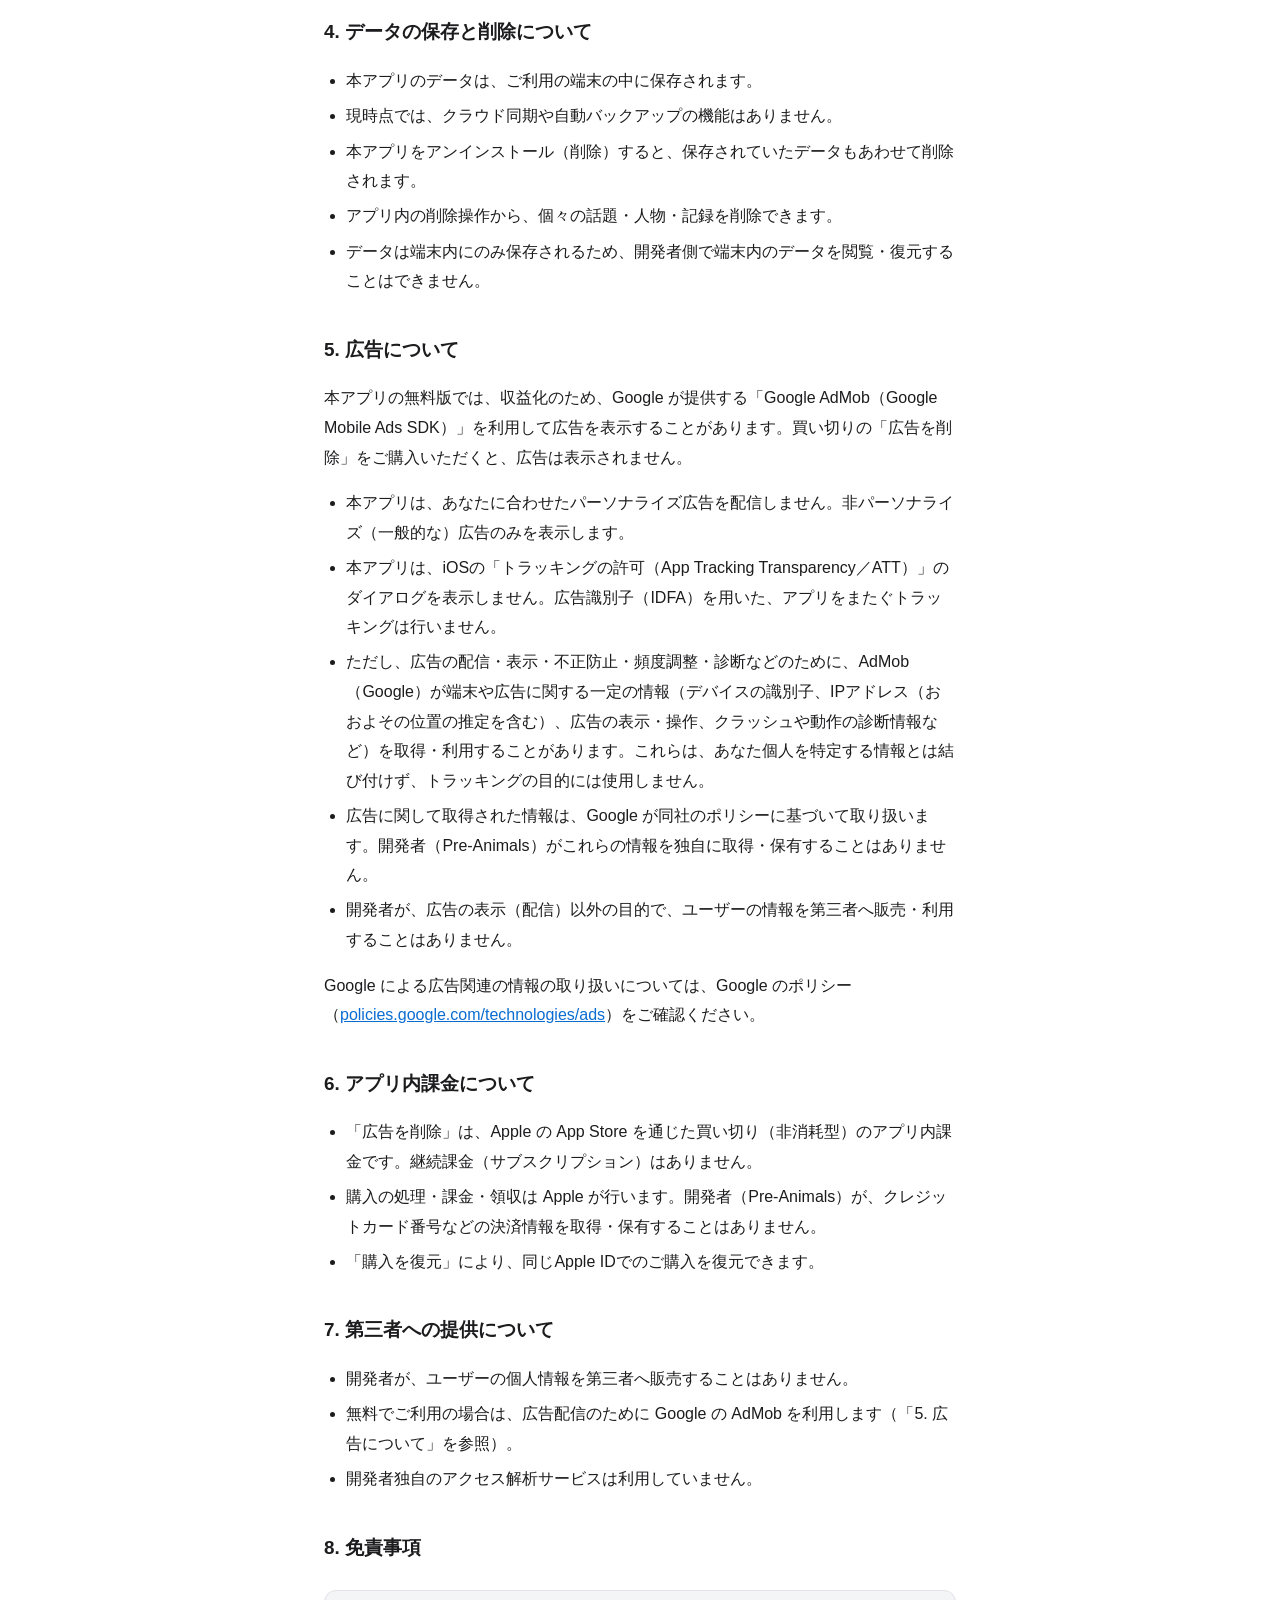
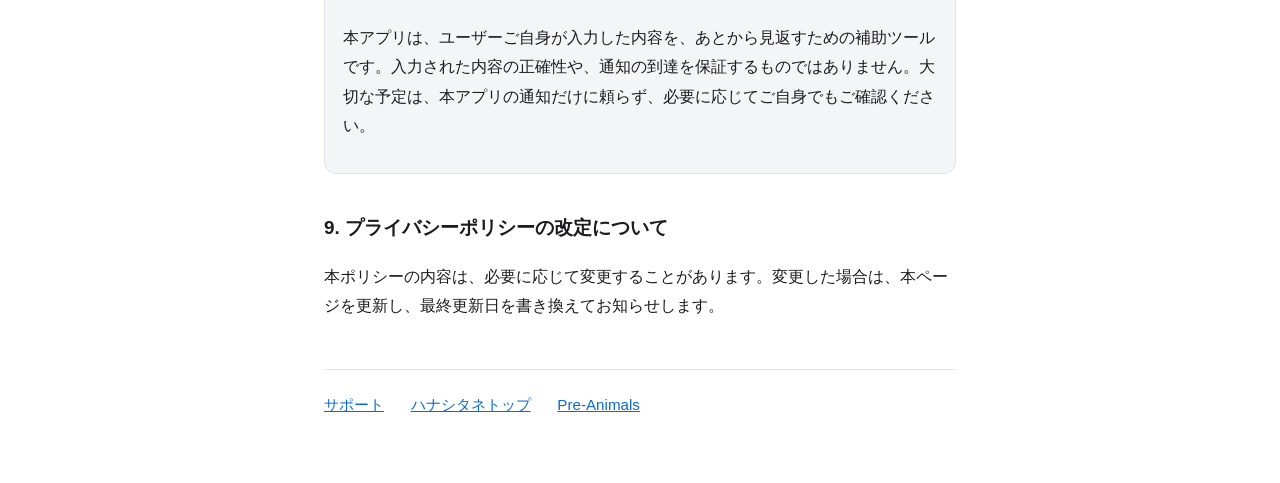
<file: hanashitane/privacy/index.html>
<!doctype html>
<html lang="ja">
<head>
<meta charset="utf-8">
<meta name="viewport" content="width=device-width, initial-scale=1">
<title>プライバシーポリシー｜ハナシタネ</title>
<link rel="stylesheet" href="../../assets/styles.css">
</head>
<body>
  <main class="wrap">
    <header class="site"><a href="../">← ハナシタネ</a></header>

    <h1>プライバシーポリシー</h1>
    <p class="meta">制定日：2026年8月11日</p>
    <p class="meta">最終更新日：2026年8月11日</p>

    <p>「ハナシタネ」（以下「本アプリ」といいます）は、会話の「話したいこと・聞きたいこと」を端末内にメモしておくための、個人用アプリです。本ポリシーは、本アプリが情報をどのように取り扱うかを説明するものです。</p>

    <h2>1. 開発者情報・お問い合わせ</h2>
    <ul>
      <li>アプリ名：ハナシタネ</li>
      <li>開発者：Pre-Animals</li>
      <li>お問い合わせ：<a href="mailto:preanimalssupport@gmail.com">preanimalssupport@gmail.com</a></li>
    </ul>

    <h2>2. 収集する情報について</h2>
    <p>本アプリは、開発者（Pre-Animals）がユーザーの個人情報を収集・保有することはありません。具体的には、次のとおりです。</p>
    <ul>
      <li>アカウントの作成やログインは必要ありません。</li>
      <li>氏名、メールアドレス、電話番号などを、開発者が取得することはありません。</li>
      <li>開発者が独自にアクセス解析（利用状況の分析）を行い、外部へ送信することはありません。</li>
    </ul>
    <p>一方で、本アプリはあなたが入力した内容を、あなたの端末の中に保存します。次のデータが該当します。</p>
    <ul>
      <li>話題（タイトル・メモ・日付など）</li>
      <li>人物のメモ（名前・関係・メモなど、あなたが登録した内容）</li>
      <li>会う予定の日付</li>
      <li>タグ・フォルダなどの分類</li>
      <li>会話の記録（話したこと・会った記録）</li>
    </ul>
    <p>これらのデータは、あなたのiPhoneの中だけに保存されます。開発者のサーバーや外部サービスへ自動的に送信されることはありません。なお、ここに登録される「人物のメモ」は、あなたご自身が入力したものであり、本アプリが連絡先（アドレス帳）などから自動的に取得することはありません。</p>
    <p>ただし、無料でご利用の場合は、広告の配信のために広告サービス（Google AdMob）が一部の情報を取り扱うことがあります。詳しくは「5. 広告について」をご覧ください。買い切りの「広告を削除」をご購入いただくと、広告は表示されません。</p>

    <h2>3. 通知について</h2>
    <ul>
      <li>本アプリは、「会う前のリマインド（前日・当日）」や「毎週のふりかえり」を、ローカル通知でお知らせすることがあります。</li>
      <li>通知はすべて端末内でスケジュールされ、外部のサーバーは使用しません。通知のために個人情報を送信することはありません。</li>
      <li>通知のオン／オフやタイミングは、アプリの「設定」またはiPhoneの「設定」からいつでも変更できます。</li>
    </ul>

    <h2>4. データの保存と削除について</h2>
    <ul>
      <li>本アプリのデータは、ご利用の端末の中に保存されます。</li>
      <li>現時点では、クラウド同期や自動バックアップの機能はありません。</li>
      <li>本アプリをアンインストール（削除）すると、保存されていたデータもあわせて削除されます。</li>
      <li>アプリ内の削除操作から、個々の話題・人物・記録を削除できます。</li>
      <li>データは端末内にのみ保存されるため、開発者側で端末内のデータを閲覧・復元することはできません。</li>
    </ul>

    <h2>5. 広告について</h2>
    <p>本アプリの無料版では、収益化のため、Google が提供する「Google AdMob（Google Mobile Ads SDK）」を利用して広告を表示することがあります。買い切りの「広告を削除」をご購入いただくと、広告は表示されません。</p>
    <ul>
      <li>本アプリは、あなたに合わせたパーソナライズ広告を配信しません。非パーソナライズ（一般的な）広告のみを表示します。</li>
      <li>本アプリは、iOSの「トラッキングの許可（App Tracking Transparency／ATT）」のダイアログを表示しません。広告識別子（IDFA）を用いた、アプリをまたぐトラッキングは行いません。</li>
      <li>ただし、広告の配信・表示・不正防止・頻度調整・診断などのために、AdMob（Google）が端末や広告に関する一定の情報（デバイスの識別子、IPアドレス（おおよその位置の推定を含む）、広告の表示・操作、クラッシュや動作の診断情報など）を取得・利用することがあります。これらは、あなた個人を特定する情報とは結び付けず、トラッキングの目的には使用しません。</li>
      <li>広告に関して取得された情報は、Google が同社のポリシーに基づいて取り扱います。開発者（Pre-Animals）がこれらの情報を独自に取得・保有することはありません。</li>
      <li>開発者が、広告の表示（配信）以外の目的で、ユーザーの情報を第三者へ販売・利用することはありません。</li>
    </ul>
    <p>Google による広告関連の情報の取り扱いについては、Google のポリシー（<a href="https://policies.google.com/technologies/ads">policies.google.com/technologies/ads</a>）をご確認ください。</p>

    <h2>6. アプリ内課金について</h2>
    <ul>
      <li>「広告を削除」は、Apple の App Store を通じた買い切り（非消耗型）のアプリ内課金です。継続課金（サブスクリプション）はありません。</li>
      <li>購入の処理・課金・領収は Apple が行います。開発者（Pre-Animals）が、クレジットカード番号などの決済情報を取得・保有することはありません。</li>
      <li>「購入を復元」により、同じApple IDでのご購入を復元できます。</li>
    </ul>

    <h2>7. 第三者への提供について</h2>
    <ul>
      <li>開発者が、ユーザーの個人情報を第三者へ販売することはありません。</li>
      <li>無料でご利用の場合は、広告配信のために Google の AdMob を利用します（「5. 広告について」を参照）。</li>
      <li>開発者独自のアクセス解析サービスは利用していません。</li>
    </ul>

    <h2>8. 免責事項</h2>
    <div class="note">
      <p>本アプリは、ユーザーご自身が入力した内容を、あとから見返すための補助ツールです。入力された内容の正確性や、通知の到達を保証するものではありません。大切な予定は、本アプリの通知だけに頼らず、必要に応じてご自身でもご確認ください。</p>
    </div>

    <h2>9. プライバシーポリシーの改定について</h2>
    <p>本ポリシーの内容は、必要に応じて変更することがあります。変更した場合は、本ページを更新し、最終更新日を書き換えてお知らせします。</p>

    <nav class="backlinks">
      <a href="../support/">サポート</a>
      <a href="../">ハナシタネトップ</a>
      <a href="../../">Pre-Animals</a>
    </nav>
  </main>
</body>
</html>
</file>
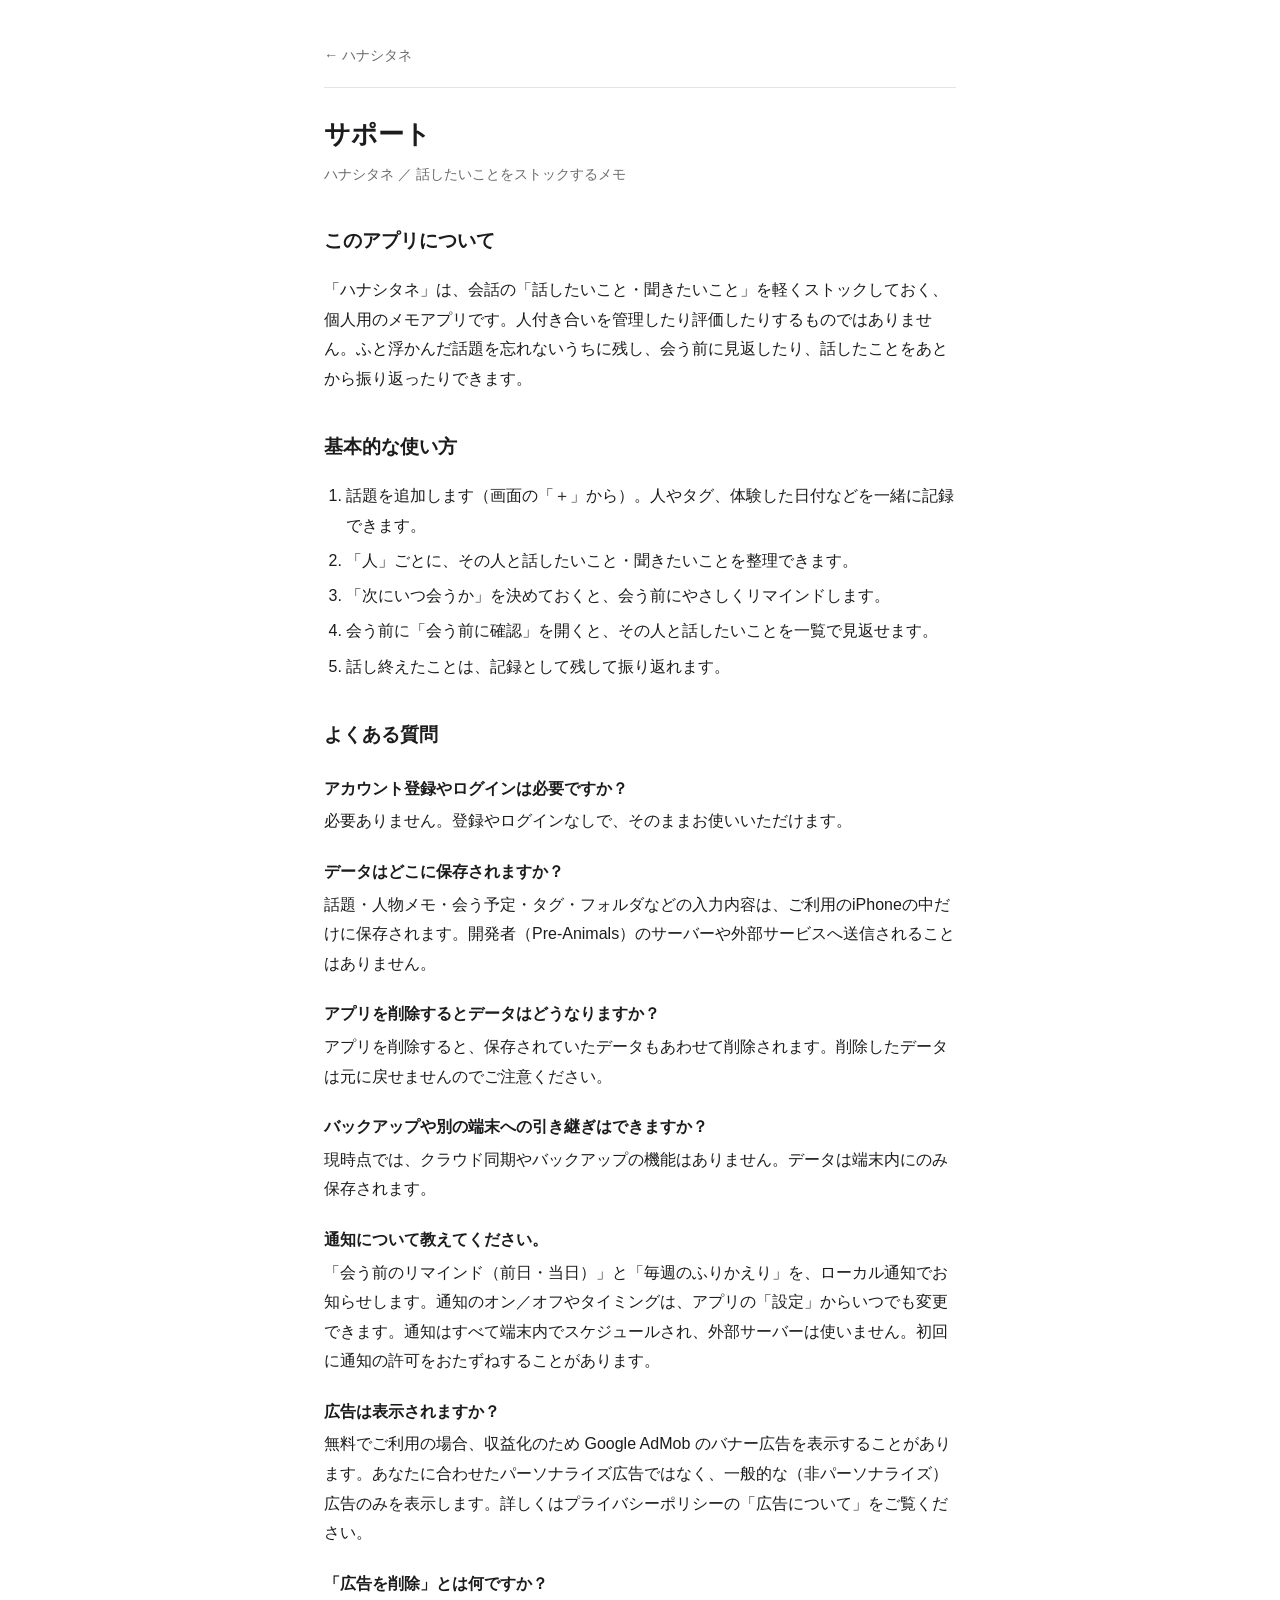
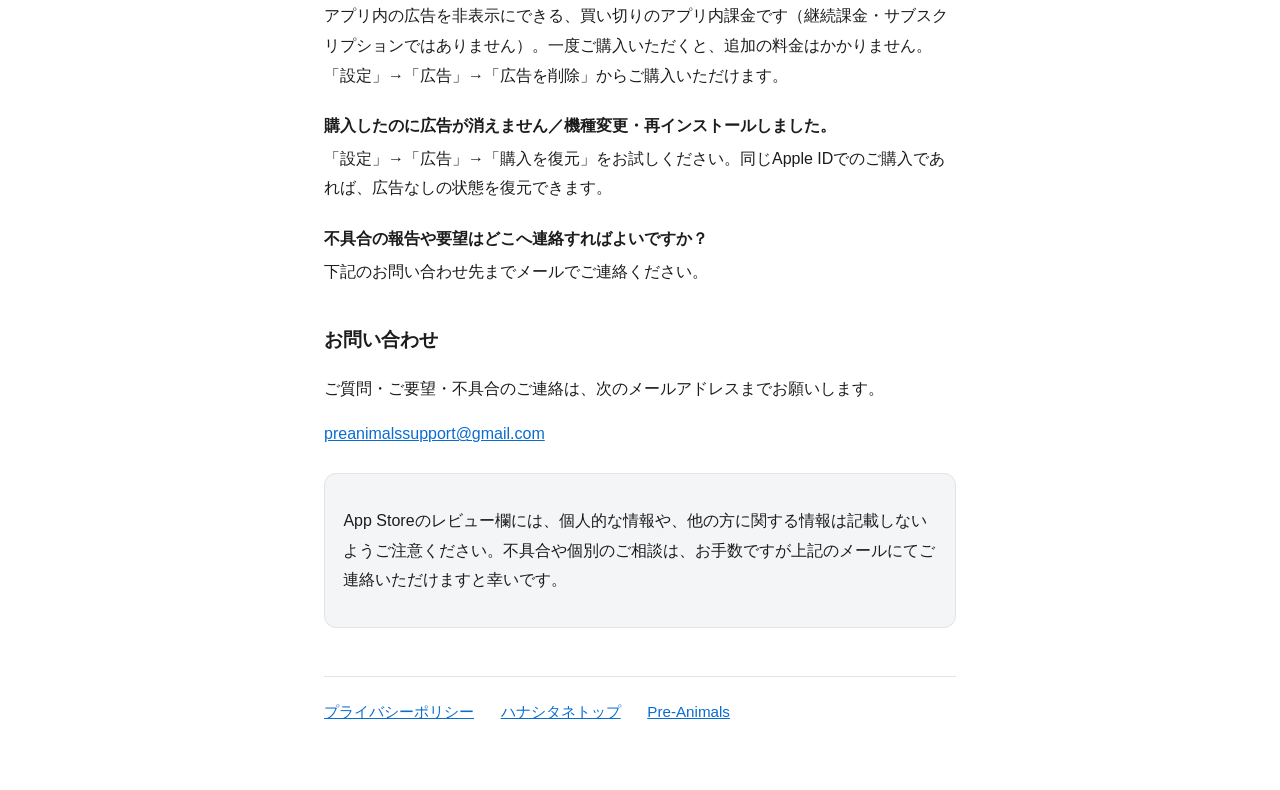
<file: hanashitane/support/index.html>
<!doctype html>
<html lang="ja">
<head>
<meta charset="utf-8">
<meta name="viewport" content="width=device-width, initial-scale=1">
<title>サポート｜ハナシタネ</title>
<link rel="stylesheet" href="../../assets/styles.css">
</head>
<body>
  <main class="wrap">
    <header class="site"><a href="../">← ハナシタネ</a></header>

    <h1>サポート</h1>
    <p class="meta">ハナシタネ ／ 話したいことをストックするメモ</p>

    <h2>このアプリについて</h2>
    <p>「ハナシタネ」は、会話の「話したいこと・聞きたいこと」を軽くストックしておく、個人用のメモアプリです。人付き合いを管理したり評価したりするものではありません。ふと浮かんだ話題を忘れないうちに残し、会う前に見返したり、話したことをあとから振り返ったりできます。</p>

    <h2>基本的な使い方</h2>
    <ol>
      <li>話題を追加します（画面の「＋」から）。人やタグ、体験した日付などを一緒に記録できます。</li>
      <li>「人」ごとに、その人と話したいこと・聞きたいことを整理できます。</li>
      <li>「次にいつ会うか」を決めておくと、会う前にやさしくリマインドします。</li>
      <li>会う前に「会う前に確認」を開くと、その人と話したいことを一覧で見返せます。</li>
      <li>話し終えたことは、記録として残して振り返れます。</li>
    </ol>

    <h2>よくある質問</h2>

    <div class="qa">
      <p class="q">アカウント登録やログインは必要ですか？</p>
      <p class="a">必要ありません。登録やログインなしで、そのままお使いいただけます。</p>
    </div>
    <div class="qa">
      <p class="q">データはどこに保存されますか？</p>
      <p class="a">話題・人物メモ・会う予定・タグ・フォルダなどの入力内容は、ご利用のiPhoneの中だけに保存されます。開発者（Pre-Animals）のサーバーや外部サービスへ送信されることはありません。</p>
    </div>
    <div class="qa">
      <p class="q">アプリを削除するとデータはどうなりますか？</p>
      <p class="a">アプリを削除すると、保存されていたデータもあわせて削除されます。削除したデータは元に戻せませんのでご注意ください。</p>
    </div>
    <div class="qa">
      <p class="q">バックアップや別の端末への引き継ぎはできますか？</p>
      <p class="a">現時点では、クラウド同期やバックアップの機能はありません。データは端末内にのみ保存されます。</p>
    </div>
    <div class="qa">
      <p class="q">通知について教えてください。</p>
      <p class="a">「会う前のリマインド（前日・当日）」と「毎週のふりかえり」を、ローカル通知でお知らせします。通知のオン／オフやタイミングは、アプリの「設定」からいつでも変更できます。通知はすべて端末内でスケジュールされ、外部サーバーは使いません。初回に通知の許可をおたずねすることがあります。</p>
    </div>
    <div class="qa">
      <p class="q">広告は表示されますか？</p>
      <p class="a">無料でご利用の場合、収益化のため Google AdMob のバナー広告を表示することがあります。あなたに合わせたパーソナライズ広告ではなく、一般的な（非パーソナライズ）広告のみを表示します。詳しくはプライバシーポリシーの「広告について」をご覧ください。</p>
    </div>
    <div class="qa">
      <p class="q">「広告を削除」とは何ですか？</p>
      <p class="a">アプリ内の広告を非表示にできる、買い切りのアプリ内課金です（継続課金・サブスクリプションではありません）。一度ご購入いただくと、追加の料金はかかりません。「設定」→「広告」→「広告を削除」からご購入いただけます。</p>
    </div>
    <div class="qa">
      <p class="q">購入したのに広告が消えません／機種変更・再インストールしました。</p>
      <p class="a">「設定」→「広告」→「購入を復元」をお試しください。同じApple IDでのご購入であれば、広告なしの状態を復元できます。</p>
    </div>
    <div class="qa">
      <p class="q">不具合の報告や要望はどこへ連絡すればよいですか？</p>
      <p class="a">下記のお問い合わせ先までメールでご連絡ください。</p>
    </div>

    <h2>お問い合わせ</h2>
    <p>ご質問・ご要望・不具合のご連絡は、次のメールアドレスまでお願いします。</p>
    <p><a href="mailto:preanimalssupport@gmail.com?subject=%E3%80%90%E3%83%8F%E3%83%8A%E3%82%B7%E3%82%BF%E3%83%8D%E3%80%91%E3%81%8A%E5%95%8F%E3%81%84%E5%90%88%E3%82%8F%E3%81%9B">preanimalssupport@gmail.com</a></p>
    <div class="note">
      <p>App Storeのレビュー欄には、個人的な情報や、他の方に関する情報は記載しないようご注意ください。不具合や個別のご相談は、お手数ですが上記のメールにてご連絡いただけますと幸いです。</p>
    </div>

    <nav class="backlinks">
      <a href="../privacy/">プライバシーポリシー</a>
      <a href="../">ハナシタネトップ</a>
      <a href="../../">Pre-Animals</a>
    </nav>
  </main>
</body>
</html>
</file>
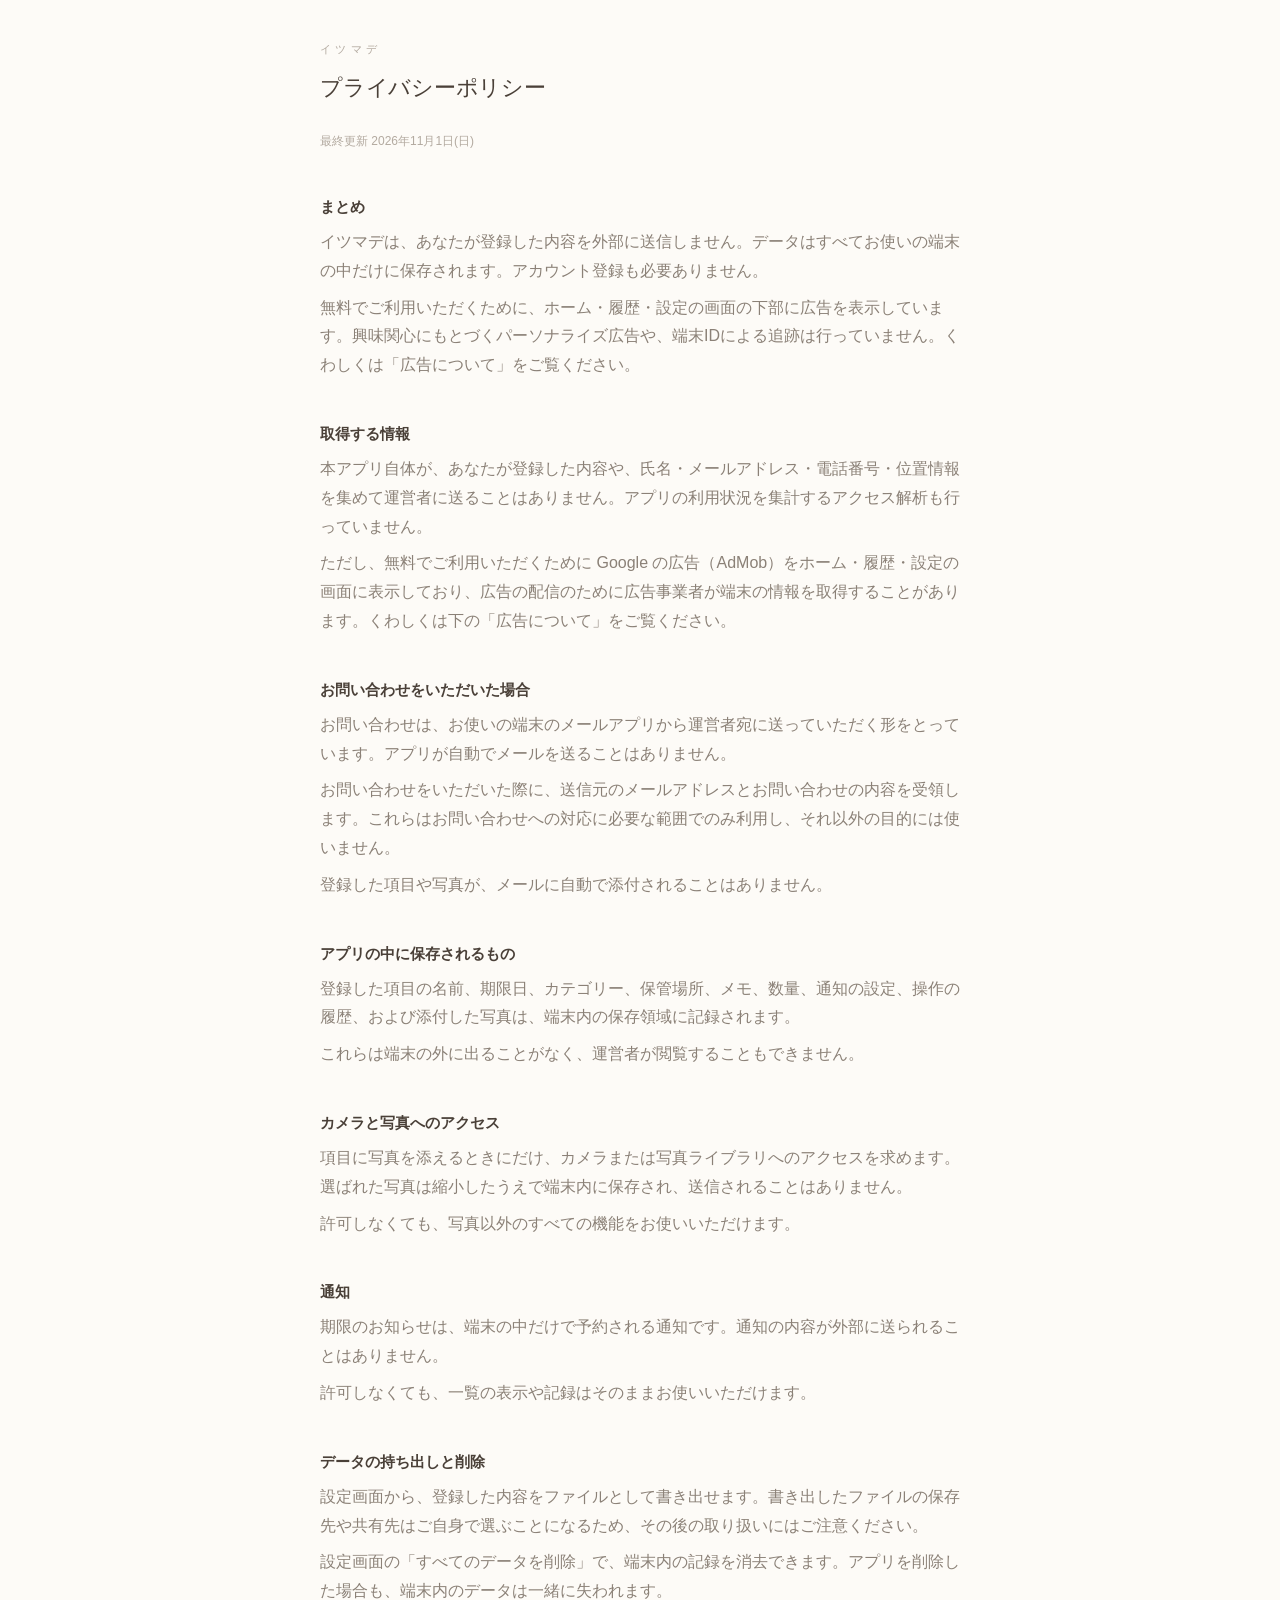
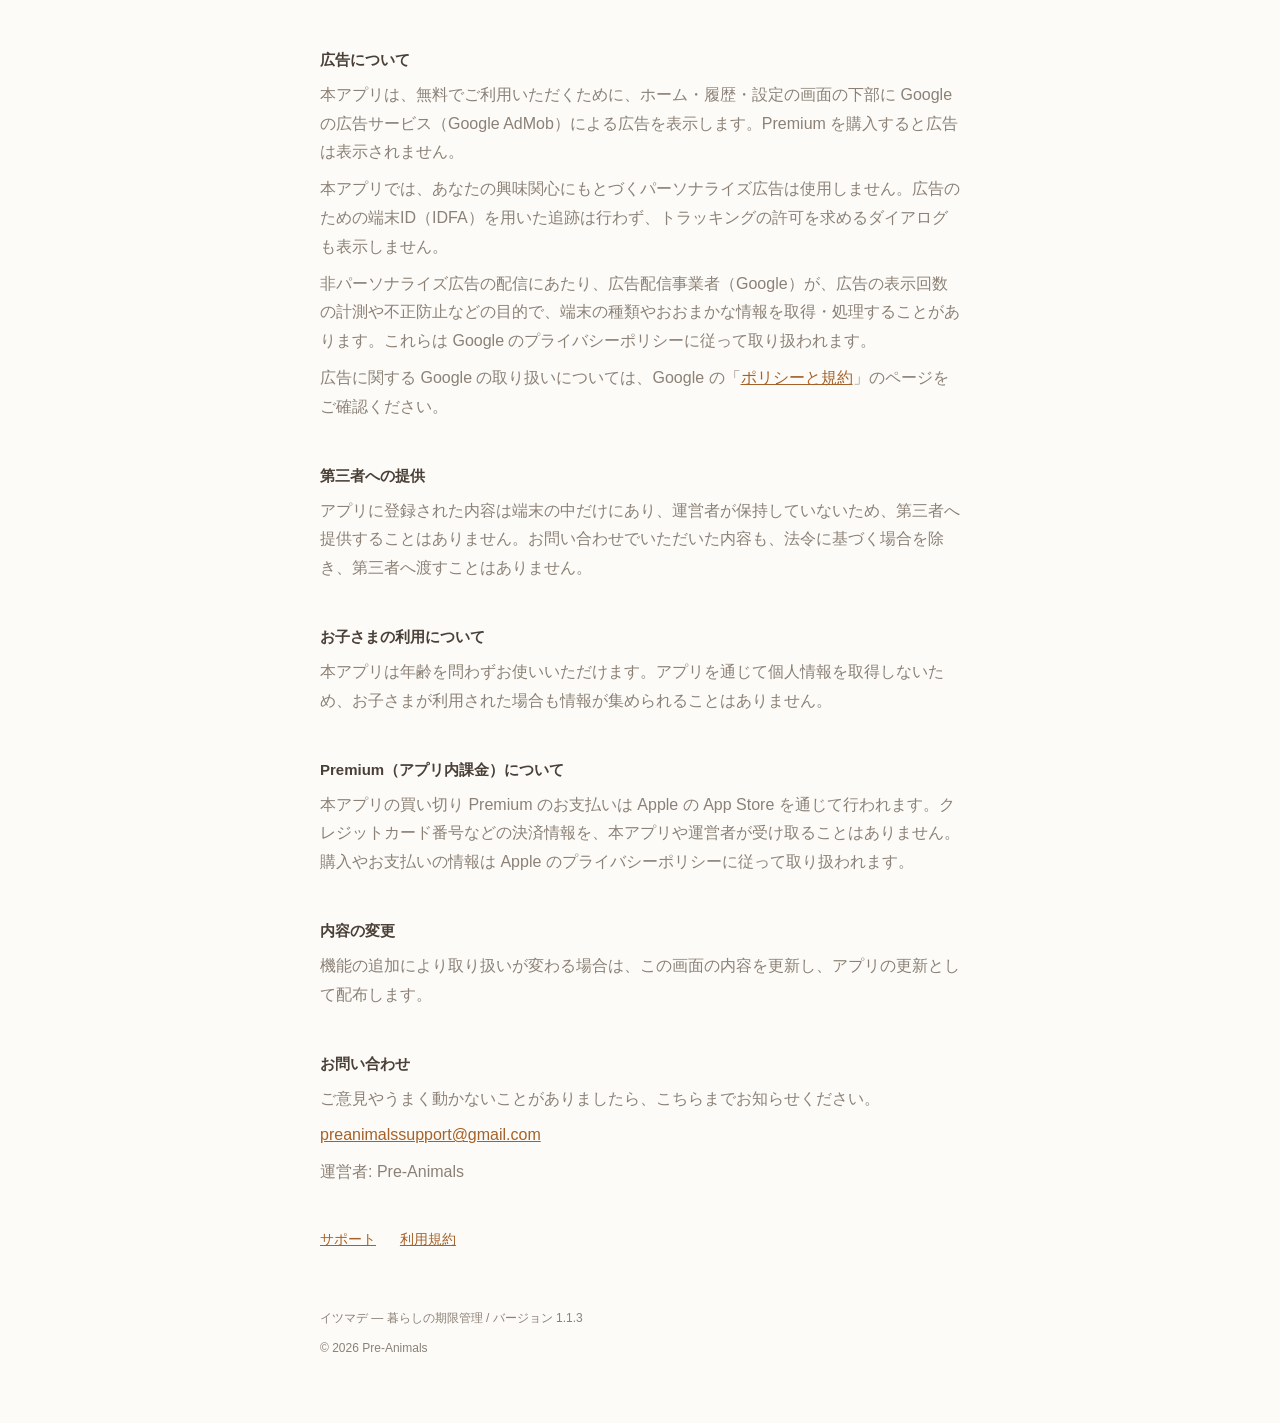
<file: itsumade/privacy/index.html>
<!doctype html>
<html lang="ja">
<head>
<meta charset="utf-8">
<meta name="viewport" content="width=device-width, initial-scale=1">
<title>プライバシーポリシー — イツマデ</title>
<meta name="description" content="イツマデ（暮らしの期限管理）のプライバシーポリシー">
<meta name="robots" content="index,follow">
<style>
:root {
  --bg: #fdfbf7; --surface: #ffffff; --border: #ebe4d8;
  --text: #4a4038; --muted: #8b8177; --faint: #b3aaa0; --accent: #a4622a;
}
* { box-sizing: border-box; }
body {
  margin: 0; padding: 0 1.25rem 4rem;
  background: var(--bg); color: var(--text);
  font-family: -apple-system, BlinkMacSystemFont, 'Hiragino Kaku Gothic ProN',
    'Hiragino Sans', 'Noto Sans JP', 'Yu Gothic', sans-serif;
  font-size: 16px; line-height: 1.8;
  -webkit-text-size-adjust: 100%;
}
main { max-width: 40rem; margin: 0 auto; }
header { padding: 2.5rem 0 0; }
.eyebrow { font-size: 0.6875rem; letter-spacing: 0.4em; color: var(--faint); margin: 0; }
h1 { font-size: 1.375rem; font-weight: 400; letter-spacing: -0.01em; margin: 0.5rem 0 0; }
.lede { color: var(--muted); margin: 0.5rem 0 0; }
.updated { font-size: 0.75rem; color: var(--faint); margin: 1.5rem 0 0; }
h2 { font-size: 0.9375rem; font-weight: 600; margin: 2.5rem 0 0; }
h3 { font-size: 0.875rem; font-weight: 600; margin: 1.75rem 0 0; }
p { color: var(--muted); margin: 0.5rem 0 0; }
ul, ol { color: var(--muted); margin: 0.5rem 0 0; padding-left: 1.25rem; }
li { margin: 0.25rem 0; }
a { color: var(--accent); }
.note {
  background: var(--surface); border: 1px solid var(--border);
  border-radius: 14px; padding: 0.875rem 1rem; margin: 1rem 0 0;
  font-size: 0.875rem; color: var(--muted);
}
nav.links { margin: 2.5rem 0 0; font-size: 0.875rem; }
nav.links a { margin-right: 1.25rem; }
footer { margin: 3.5rem 0 0; font-size: 0.75rem; color: var(--faint); }
@media (prefers-color-scheme: dark) {
  :root {
    --bg: #1d1a17; --surface: #272320; --border: #3a342e;
    --text: #f0e9df; --muted: #b0a698; --faint: #7d746a; --accent: #f0bb8a;
  }
}
</style>
</head>
<body>
<main>
  <header>
    <p class="eyebrow">イツマデ</p>
    <h1>プライバシーポリシー</h1>
    
    <p class="updated">最終更新 2026年11月1日(日)</p>
  </header>

  <section>
    <h2>まとめ</h2>
    <p>イツマデは、あなたが登録した内容を外部に送信しません。データはすべてお使いの端末の中だけに保存されます。アカウント登録も必要ありません。</p>
    <p>無料でご利用いただくために、ホーム・履歴・設定の画面の下部に広告を表示しています。興味関心にもとづくパーソナライズ広告や、端末IDによる追跡は行っていません。くわしくは「広告について」をご覧ください。</p>
  </section>

  <section>
    <h2>取得する情報</h2>
    <p>本アプリ自体が、あなたが登録した内容や、氏名・メールアドレス・電話番号・位置情報を集めて運営者に送ることはありません。アプリの利用状況を集計するアクセス解析も行っていません。</p>
    <p>ただし、無料でご利用いただくために Google の広告（AdMob）をホーム・履歴・設定の画面に表示しており、広告の配信のために広告事業者が端末の情報を取得することがあります。くわしくは下の「広告について」をご覧ください。</p>
  </section>

  <section>
    <h2>お問い合わせをいただいた場合</h2>
    <p>お問い合わせは、お使いの端末のメールアプリから運営者宛に送っていただく形をとっています。アプリが自動でメールを送ることはありません。</p>
    <p>お問い合わせをいただいた際に、送信元のメールアドレスとお問い合わせの内容を受領します。これらはお問い合わせへの対応に必要な範囲でのみ利用し、それ以外の目的には使いません。</p>
    <p>登録した項目や写真が、メールに自動で添付されることはありません。</p>
  </section>

  <section>
    <h2>アプリの中に保存されるもの</h2>
    <p>登録した項目の名前、期限日、カテゴリー、保管場所、メモ、数量、通知の設定、操作の履歴、および添付した写真は、端末内の保存領域に記録されます。</p>
    <p>これらは端末の外に出ることがなく、運営者が閲覧することもできません。</p>
  </section>

  <section>
    <h2>カメラと写真へのアクセス</h2>
    <p>項目に写真を添えるときにだけ、カメラまたは写真ライブラリへのアクセスを求めます。選ばれた写真は縮小したうえで端末内に保存され、送信されることはありません。</p>
    <p>許可しなくても、写真以外のすべての機能をお使いいただけます。</p>
  </section>

  <section>
    <h2>通知</h2>
    <p>期限のお知らせは、端末の中だけで予約される通知です。通知の内容が外部に送られることはありません。</p>
    <p>許可しなくても、一覧の表示や記録はそのままお使いいただけます。</p>
  </section>

  <section>
    <h2>データの持ち出しと削除</h2>
    <p>設定画面から、登録した内容をファイルとして書き出せます。書き出したファイルの保存先や共有先はご自身で選ぶことになるため、その後の取り扱いにはご注意ください。</p>
    <p>設定画面の「すべてのデータを削除」で、端末内の記録を消去できます。アプリを削除した場合も、端末内のデータは一緒に失われます。</p>
  </section>

  <section>
    <h2>広告について</h2>
    <p>本アプリは、無料でご利用いただくために、ホーム・履歴・設定の画面の下部に Google の広告サービス（Google AdMob）による広告を表示します。Premium を購入すると広告は表示されません。</p>
    <p>本アプリでは、あなたの興味関心にもとづくパーソナライズ広告は使用しません。広告のための端末ID（IDFA）を用いた追跡は行わず、トラッキングの許可を求めるダイアログも表示しません。</p>
    <p>非パーソナライズ広告の配信にあたり、広告配信事業者（Google）が、広告の表示回数の計測や不正防止などの目的で、端末の種類やおおまかな情報を取得・処理することがあります。これらは Google のプライバシーポリシーに従って取り扱われます。</p>
    <p>広告に関する Google の取り扱いについては、Google の「<a href="https://policies.google.com/technologies/partner-sites">ポリシーと規約</a>」のページをご確認ください。</p>
  </section>

  <section>
    <h2>第三者への提供</h2>
    <p>アプリに登録された内容は端末の中だけにあり、運営者が保持していないため、第三者へ提供することはありません。お問い合わせでいただいた内容も、法令に基づく場合を除き、第三者へ渡すことはありません。</p>
  </section>

  <section>
    <h2>お子さまの利用について</h2>
    <p>本アプリは年齢を問わずお使いいただけます。アプリを通じて個人情報を取得しないため、お子さまが利用された場合も情報が集められることはありません。</p>
  </section>

  <section>
    <h2>Premium（アプリ内課金）について</h2>
    <p>本アプリの買い切り Premium のお支払いは Apple の App Store を通じて行われます。クレジットカード番号などの決済情報を、本アプリや運営者が受け取ることはありません。購入やお支払いの情報は Apple のプライバシーポリシーに従って取り扱われます。</p>
  </section>

  <section>
    <h2>内容の変更</h2>
    <p>機能の追加により取り扱いが変わる場合は、この画面の内容を更新し、アプリの更新として配布します。</p>
  </section>

  <section>
    <h2>お問い合わせ</h2>
    <p>ご意見やうまく動かないことがありましたら、こちらまでお知らせください。</p>
    <p><a href="mailto:preanimalssupport@gmail.com?subject=%E3%80%90%E3%82%A4%E3%83%84%E3%83%9E%E3%83%87%E3%80%91%E3%81%8A%E5%95%8F%E3%81%84%E5%90%88%E3%82%8F%E3%81%9B">preanimalssupport@gmail.com</a></p>
    <p>運営者: Pre-Animals</p>
  </section>

  <nav class="links">
        <a href="../support/">サポート</a>
        <a href="../terms/">利用規約</a>
  </nav>

  <footer>
    <p>イツマデ — 暮らしの期限管理 / バージョン 1.1.3</p>
    
    <p>© 2026 Pre-Animals</p>
  </footer>
</main>
</body>
</html>
</file>
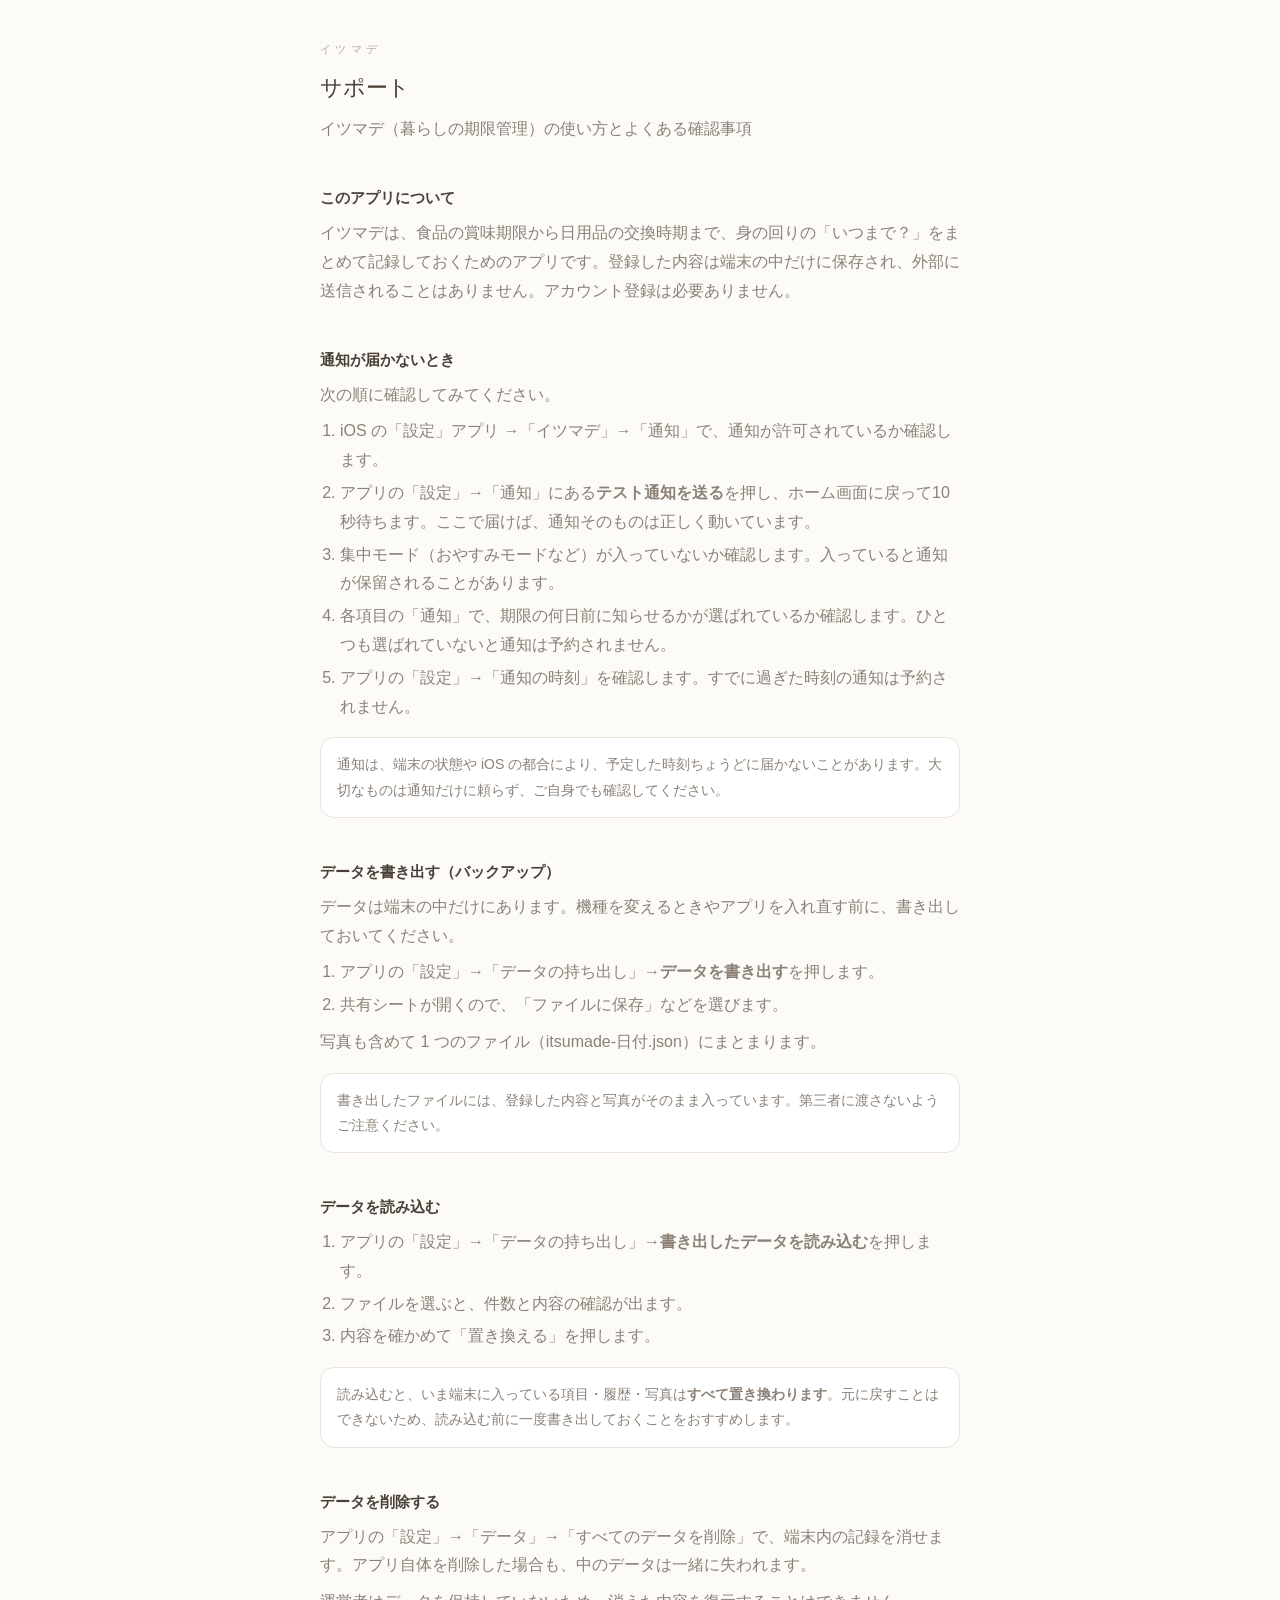
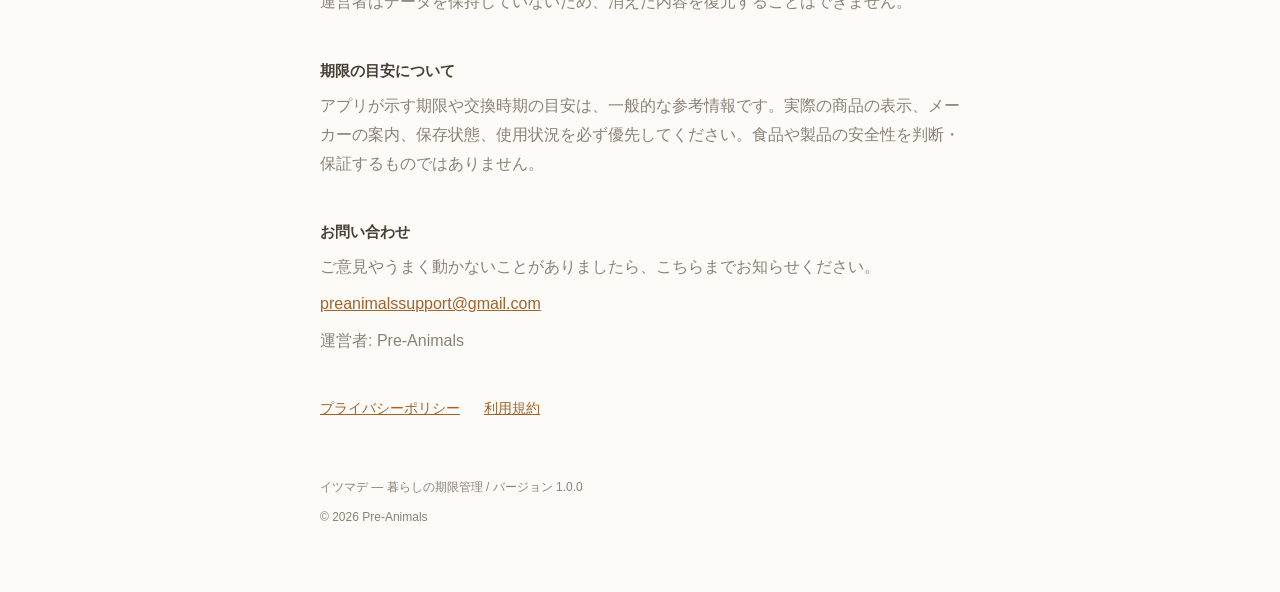
<file: itsumade/support/index.html>
<!doctype html>
<html lang="ja">
<head>
<meta charset="utf-8">
<meta name="viewport" content="width=device-width, initial-scale=1">
<title>サポート — イツマデ</title>
<meta name="description" content="イツマデ（暮らしの期限管理）のサポート">
<meta name="robots" content="index,follow">
<style>
:root {
  --bg: #fdfbf7; --surface: #ffffff; --border: #ebe4d8;
  --text: #4a4038; --muted: #8b8177; --faint: #b3aaa0; --accent: #a4622a;
}
* { box-sizing: border-box; }
body {
  margin: 0; padding: 0 1.25rem 4rem;
  background: var(--bg); color: var(--text);
  font-family: -apple-system, BlinkMacSystemFont, 'Hiragino Kaku Gothic ProN',
    'Hiragino Sans', 'Noto Sans JP', 'Yu Gothic', sans-serif;
  font-size: 16px; line-height: 1.8;
  -webkit-text-size-adjust: 100%;
}
main { max-width: 40rem; margin: 0 auto; }
header { padding: 2.5rem 0 0; }
.eyebrow { font-size: 0.6875rem; letter-spacing: 0.4em; color: var(--faint); margin: 0; }
h1 { font-size: 1.375rem; font-weight: 400; letter-spacing: -0.01em; margin: 0.5rem 0 0; }
.lede { color: var(--muted); margin: 0.5rem 0 0; }
.updated { font-size: 0.75rem; color: var(--faint); margin: 1.5rem 0 0; }
h2 { font-size: 0.9375rem; font-weight: 600; margin: 2.5rem 0 0; }
h3 { font-size: 0.875rem; font-weight: 600; margin: 1.75rem 0 0; }
p { color: var(--muted); margin: 0.5rem 0 0; }
ul, ol { color: var(--muted); margin: 0.5rem 0 0; padding-left: 1.25rem; }
li { margin: 0.25rem 0; }
a { color: var(--accent); }
.note {
  background: var(--surface); border: 1px solid var(--border);
  border-radius: 14px; padding: 0.875rem 1rem; margin: 1rem 0 0;
  font-size: 0.875rem; color: var(--muted);
}
nav.links { margin: 2.5rem 0 0; font-size: 0.875rem; }
nav.links a { margin-right: 1.25rem; }
footer { margin: 3.5rem 0 0; font-size: 0.75rem; color: var(--faint); }
@media (prefers-color-scheme: dark) {
  :root {
    --bg: #1d1a17; --surface: #272320; --border: #3a342e;
    --text: #f0e9df; --muted: #b0a698; --faint: #7d746a; --accent: #f0bb8a;
  }
}
</style>
</head>
<body>
<main>
  <header>
    <p class="eyebrow">イツマデ</p>
    <h1>サポート</h1>
    <p class="lede">イツマデ（暮らしの期限管理）の使い方とよくある確認事項</p>
    
  </header>

  <section>
    <h2>このアプリについて</h2>
    <p>イツマデは、食品の賞味期限から日用品の交換時期まで、身の回りの「いつまで？」をまとめて記録しておくためのアプリです。登録した内容は端末の中だけに保存され、外部に送信されることはありません。アカウント登録は必要ありません。</p>
  </section>

  <section>
    <h2>通知が届かないとき</h2>
    <p>次の順に確認してみてください。</p>
    <ol>
      <li>iOS の「設定」アプリ →「イツマデ」→「通知」で、通知が許可されているか確認します。</li>
      <li>アプリの「設定」→「通知」にある<strong>テスト通知を送る</strong>を押し、ホーム画面に戻って10秒待ちます。ここで届けば、通知そのものは正しく動いています。</li>
      <li>集中モード（おやすみモードなど）が入っていないか確認します。入っていると通知が保留されることがあります。</li>
      <li>各項目の「通知」で、期限の何日前に知らせるかが選ばれているか確認します。ひとつも選ばれていないと通知は予約されません。</li>
      <li>アプリの「設定」→「通知の時刻」を確認します。すでに過ぎた時刻の通知は予約されません。</li>
    </ol>
    <p class="note">通知は、端末の状態や iOS の都合により、予定した時刻ちょうどに届かないことがあります。大切なものは通知だけに頼らず、ご自身でも確認してください。</p>
  </section>

  <section>
    <h2>データを書き出す（バックアップ）</h2>
    <p>データは端末の中だけにあります。機種を変えるときやアプリを入れ直す前に、書き出しておいてください。</p>
    <ol>
      <li>アプリの「設定」→「データの持ち出し」→<strong>データを書き出す</strong>を押します。</li>
      <li>共有シートが開くので、「ファイルに保存」などを選びます。</li>
    </ol>
    <p>写真も含めて 1 つのファイル（itsumade-日付.json）にまとまります。</p>
    <p class="note">書き出したファイルには、登録した内容と写真がそのまま入っています。第三者に渡さないようご注意ください。</p>
  </section>

  <section>
    <h2>データを読み込む</h2>
    <ol>
      <li>アプリの「設定」→「データの持ち出し」→<strong>書き出したデータを読み込む</strong>を押します。</li>
      <li>ファイルを選ぶと、件数と内容の確認が出ます。</li>
      <li>内容を確かめて「置き換える」を押します。</li>
    </ol>
    <p class="note">読み込むと、いま端末に入っている項目・履歴・写真は<strong>すべて置き換わります</strong>。元に戻すことはできないため、読み込む前に一度書き出しておくことをおすすめします。</p>
  </section>

  <section>
    <h2>データを削除する</h2>
    <p>アプリの「設定」→「データ」→「すべてのデータを削除」で、端末内の記録を消せます。アプリ自体を削除した場合も、中のデータは一緒に失われます。</p>
    <p>運営者はデータを保持していないため、消えた内容を復元することはできません。</p>
  </section>

  <section>
    <h2>期限の目安について</h2>
    <p>アプリが示す期限や交換時期の目安は、一般的な参考情報です。実際の商品の表示、メーカーの案内、保存状態、使用状況を必ず優先してください。食品や製品の安全性を判断・保証するものではありません。</p>
  </section>

  <section>
    <h2>お問い合わせ</h2>
    <p>ご意見やうまく動かないことがありましたら、こちらまでお知らせください。</p>
    <p><a href="mailto:preanimalssupport@gmail.com?subject=%E3%80%90%E3%82%A4%E3%83%84%E3%83%9E%E3%83%87%E3%80%91%E3%81%8A%E5%95%8F%E3%81%84%E5%90%88%E3%82%8F%E3%81%9B">preanimalssupport@gmail.com</a></p>
    <p>運営者: Pre-Animals</p>
  </section>

  <nav class="links">
        <a href="../privacy/">プライバシーポリシー</a>
        <a href="../terms/">利用規約</a>
  </nav>

  <footer>
    <p>イツマデ — 暮らしの期限管理 / バージョン 1.0.0</p>
    
    <p>© 2026 Pre-Animals</p>
  </footer>
</main>
</body>
</html>
</file>
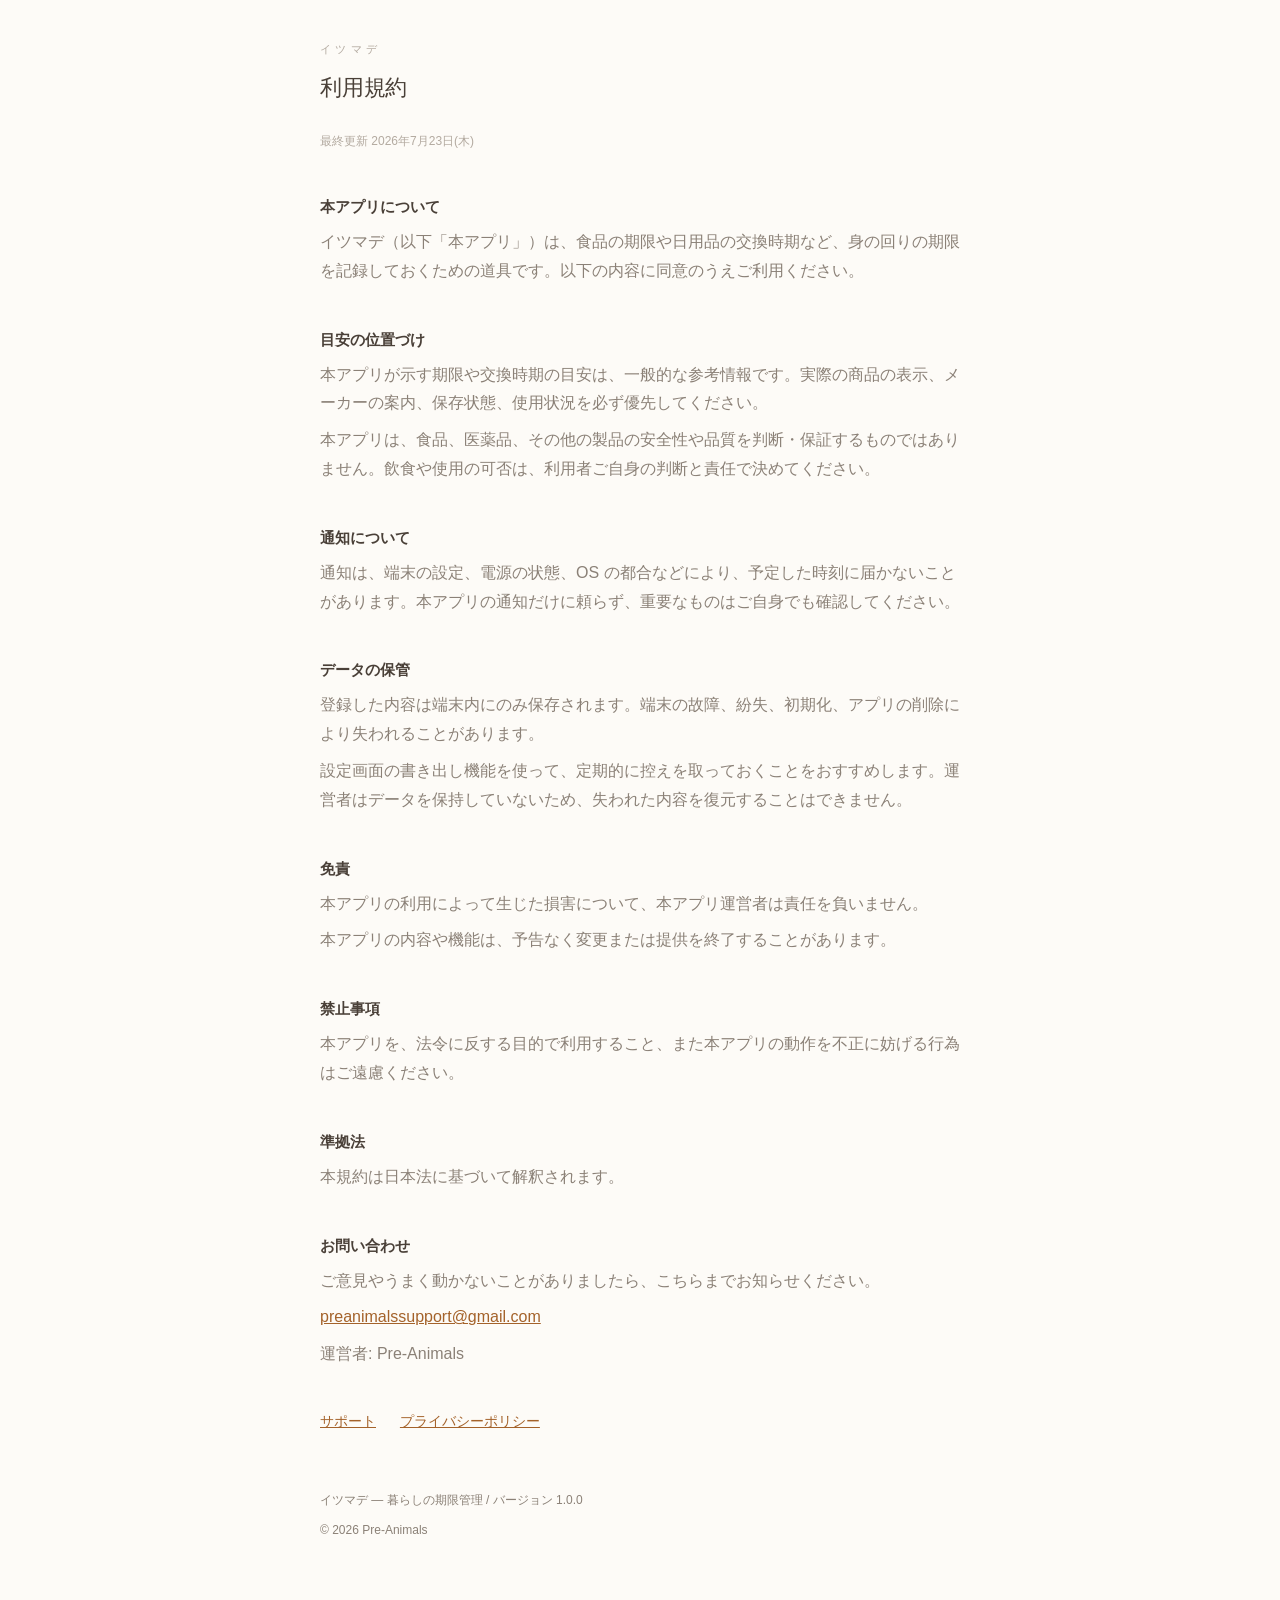
<file: itsumade/terms/index.html>
<!doctype html>
<html lang="ja">
<head>
<meta charset="utf-8">
<meta name="viewport" content="width=device-width, initial-scale=1">
<title>利用規約 — イツマデ</title>
<meta name="description" content="イツマデ（暮らしの期限管理）の利用規約">
<meta name="robots" content="index,follow">
<style>
:root {
  --bg: #fdfbf7; --surface: #ffffff; --border: #ebe4d8;
  --text: #4a4038; --muted: #8b8177; --faint: #b3aaa0; --accent: #a4622a;
}
* { box-sizing: border-box; }
body {
  margin: 0; padding: 0 1.25rem 4rem;
  background: var(--bg); color: var(--text);
  font-family: -apple-system, BlinkMacSystemFont, 'Hiragino Kaku Gothic ProN',
    'Hiragino Sans', 'Noto Sans JP', 'Yu Gothic', sans-serif;
  font-size: 16px; line-height: 1.8;
  -webkit-text-size-adjust: 100%;
}
main { max-width: 40rem; margin: 0 auto; }
header { padding: 2.5rem 0 0; }
.eyebrow { font-size: 0.6875rem; letter-spacing: 0.4em; color: var(--faint); margin: 0; }
h1 { font-size: 1.375rem; font-weight: 400; letter-spacing: -0.01em; margin: 0.5rem 0 0; }
.lede { color: var(--muted); margin: 0.5rem 0 0; }
.updated { font-size: 0.75rem; color: var(--faint); margin: 1.5rem 0 0; }
h2 { font-size: 0.9375rem; font-weight: 600; margin: 2.5rem 0 0; }
h3 { font-size: 0.875rem; font-weight: 600; margin: 1.75rem 0 0; }
p { color: var(--muted); margin: 0.5rem 0 0; }
ul, ol { color: var(--muted); margin: 0.5rem 0 0; padding-left: 1.25rem; }
li { margin: 0.25rem 0; }
a { color: var(--accent); }
.note {
  background: var(--surface); border: 1px solid var(--border);
  border-radius: 14px; padding: 0.875rem 1rem; margin: 1rem 0 0;
  font-size: 0.875rem; color: var(--muted);
}
nav.links { margin: 2.5rem 0 0; font-size: 0.875rem; }
nav.links a { margin-right: 1.25rem; }
footer { margin: 3.5rem 0 0; font-size: 0.75rem; color: var(--faint); }
@media (prefers-color-scheme: dark) {
  :root {
    --bg: #1d1a17; --surface: #272320; --border: #3a342e;
    --text: #f0e9df; --muted: #b0a698; --faint: #7d746a; --accent: #f0bb8a;
  }
}
</style>
</head>
<body>
<main>
  <header>
    <p class="eyebrow">イツマデ</p>
    <h1>利用規約</h1>
    
    <p class="updated">最終更新 2026年7月23日(木)</p>
  </header>

  <section>
    <h2>本アプリについて</h2>
    <p>イツマデ（以下「本アプリ」）は、食品の期限や日用品の交換時期など、身の回りの期限を記録しておくための道具です。以下の内容に同意のうえご利用ください。</p>
  </section>

  <section>
    <h2>目安の位置づけ</h2>
    <p>本アプリが示す期限や交換時期の目安は、一般的な参考情報です。実際の商品の表示、メーカーの案内、保存状態、使用状況を必ず優先してください。</p>
    <p>本アプリは、食品、医薬品、その他の製品の安全性や品質を判断・保証するものではありません。飲食や使用の可否は、利用者ご自身の判断と責任で決めてください。</p>
  </section>

  <section>
    <h2>通知について</h2>
    <p>通知は、端末の設定、電源の状態、OS の都合などにより、予定した時刻に届かないことがあります。本アプリの通知だけに頼らず、重要なものはご自身でも確認してください。</p>
  </section>

  <section>
    <h2>データの保管</h2>
    <p>登録した内容は端末内にのみ保存されます。端末の故障、紛失、初期化、アプリの削除により失われることがあります。</p>
    <p>設定画面の書き出し機能を使って、定期的に控えを取っておくことをおすすめします。運営者はデータを保持していないため、失われた内容を復元することはできません。</p>
  </section>

  <section>
    <h2>免責</h2>
    <p>本アプリの利用によって生じた損害について、本アプリ運営者は責任を負いません。</p>
    <p>本アプリの内容や機能は、予告なく変更または提供を終了することがあります。</p>
  </section>

  <section>
    <h2>禁止事項</h2>
    <p>本アプリを、法令に反する目的で利用すること、また本アプリの動作を不正に妨げる行為はご遠慮ください。</p>
  </section>

  <section>
    <h2>準拠法</h2>
    <p>本規約は日本法に基づいて解釈されます。</p>
  </section>

  <section>
    <h2>お問い合わせ</h2>
    <p>ご意見やうまく動かないことがありましたら、こちらまでお知らせください。</p>
    <p><a href="mailto:preanimalssupport@gmail.com?subject=%E3%80%90%E3%82%A4%E3%83%84%E3%83%9E%E3%83%87%E3%80%91%E3%81%8A%E5%95%8F%E3%81%84%E5%90%88%E3%82%8F%E3%81%9B">preanimalssupport@gmail.com</a></p>
    <p>運営者: Pre-Animals</p>
  </section>

  <nav class="links">
        <a href="../support/">サポート</a>
        <a href="../privacy/">プライバシーポリシー</a>
  </nav>

  <footer>
    <p>イツマデ — 暮らしの期限管理 / バージョン 1.0.0</p>
    
    <p>© 2026 Pre-Animals</p>
  </footer>
</main>
</body>
</html>
</file>
<file: assets/styles.css>
:root { color-scheme: light dark; }
* { box-sizing: border-box; }
html { -webkit-text-size-adjust: 100%; }
body {
  margin: 0;
  font-family: -apple-system, BlinkMacSystemFont, "Hiragino Sans", "Hiragino Kaku Gothic ProN", "Noto Sans JP", Meiryo, sans-serif;
  line-height: 1.85;
  color: #1c1c1e;
  background: #ffffff;
  -webkit-font-smoothing: antialiased;
}
.wrap { max-width: 42rem; margin: 0 auto; padding: 2.5rem 1.25rem 4rem; }

header.site { border-bottom: 1px solid #e3e3e8; padding-bottom: 1.1rem; margin-bottom: 1.8rem; }
header.site a { color: #6b6b70; text-decoration: none; font-size: 0.9rem; }

a { color: #0a6cd1; }
h1 { font-size: 1.6rem; line-height: 1.4; margin: 0 0 0.5rem; }
h2 { font-size: 1.18rem; margin: 2.3rem 0 0.6rem; }
p, li { font-size: 1rem; }
ul, ol { padding-left: 1.4rem; }
li { margin: 0.35rem 0; }

.subtitle { color: #6b6b70; margin: 0 0 2.2rem; }
.meta { color: #6b6b70; font-size: 0.9rem; margin: 0.15rem 0; }
.appname { font-size: 1.15rem; margin: 2.2rem 0 0.7rem; }
.appname a { text-decoration: none; }

.note { background: #f4f5f7; border: 1px solid #e3e3e8; border-radius: 12px; padding: 1rem 1.15rem; margin: 1.5rem 0; }

.qa { margin: 1.3rem 0; }
.qa .q { font-weight: 700; margin: 0 0 0.2rem; }
.qa .a { margin: 0; }

nav.cards a {
  display: block; padding: 1.05rem 1.15rem; border: 1px solid #e3e3e8;
  border-radius: 12px; margin-bottom: 0.8rem; text-decoration: none;
  color: #1c1c1e; font-weight: 700;
}
nav.cards a span { display: block; color: #6b6b70; font-size: 0.9rem; font-weight: 400; margin-top: 0.2rem; }

.backlinks { margin-top: 3rem; border-top: 1px solid #e3e3e8; padding-top: 1.3rem; font-size: 0.95rem; }
.backlinks a { margin-right: 1.4rem; display: inline-block; }

footer.site { margin-top: 3rem; color: #9a9aa0; font-size: 0.85rem; }

@media (prefers-color-scheme: dark) {
  body { color: #f2f2f7; background: #000; }
  header.site, .backlinks { border-color: #38383a; }
  header.site a { color: #a1a1a6; }
  a { color: #4c9dff; }
  .subtitle, .meta, nav.cards a span { color: #a1a1a6; }
  .note { background: #1c1c1e; border-color: #38383a; }
  nav.cards a { border-color: #38383a; color: #f2f2f7; }
  footer.site { color: #6b6b70; }
}
</file>
